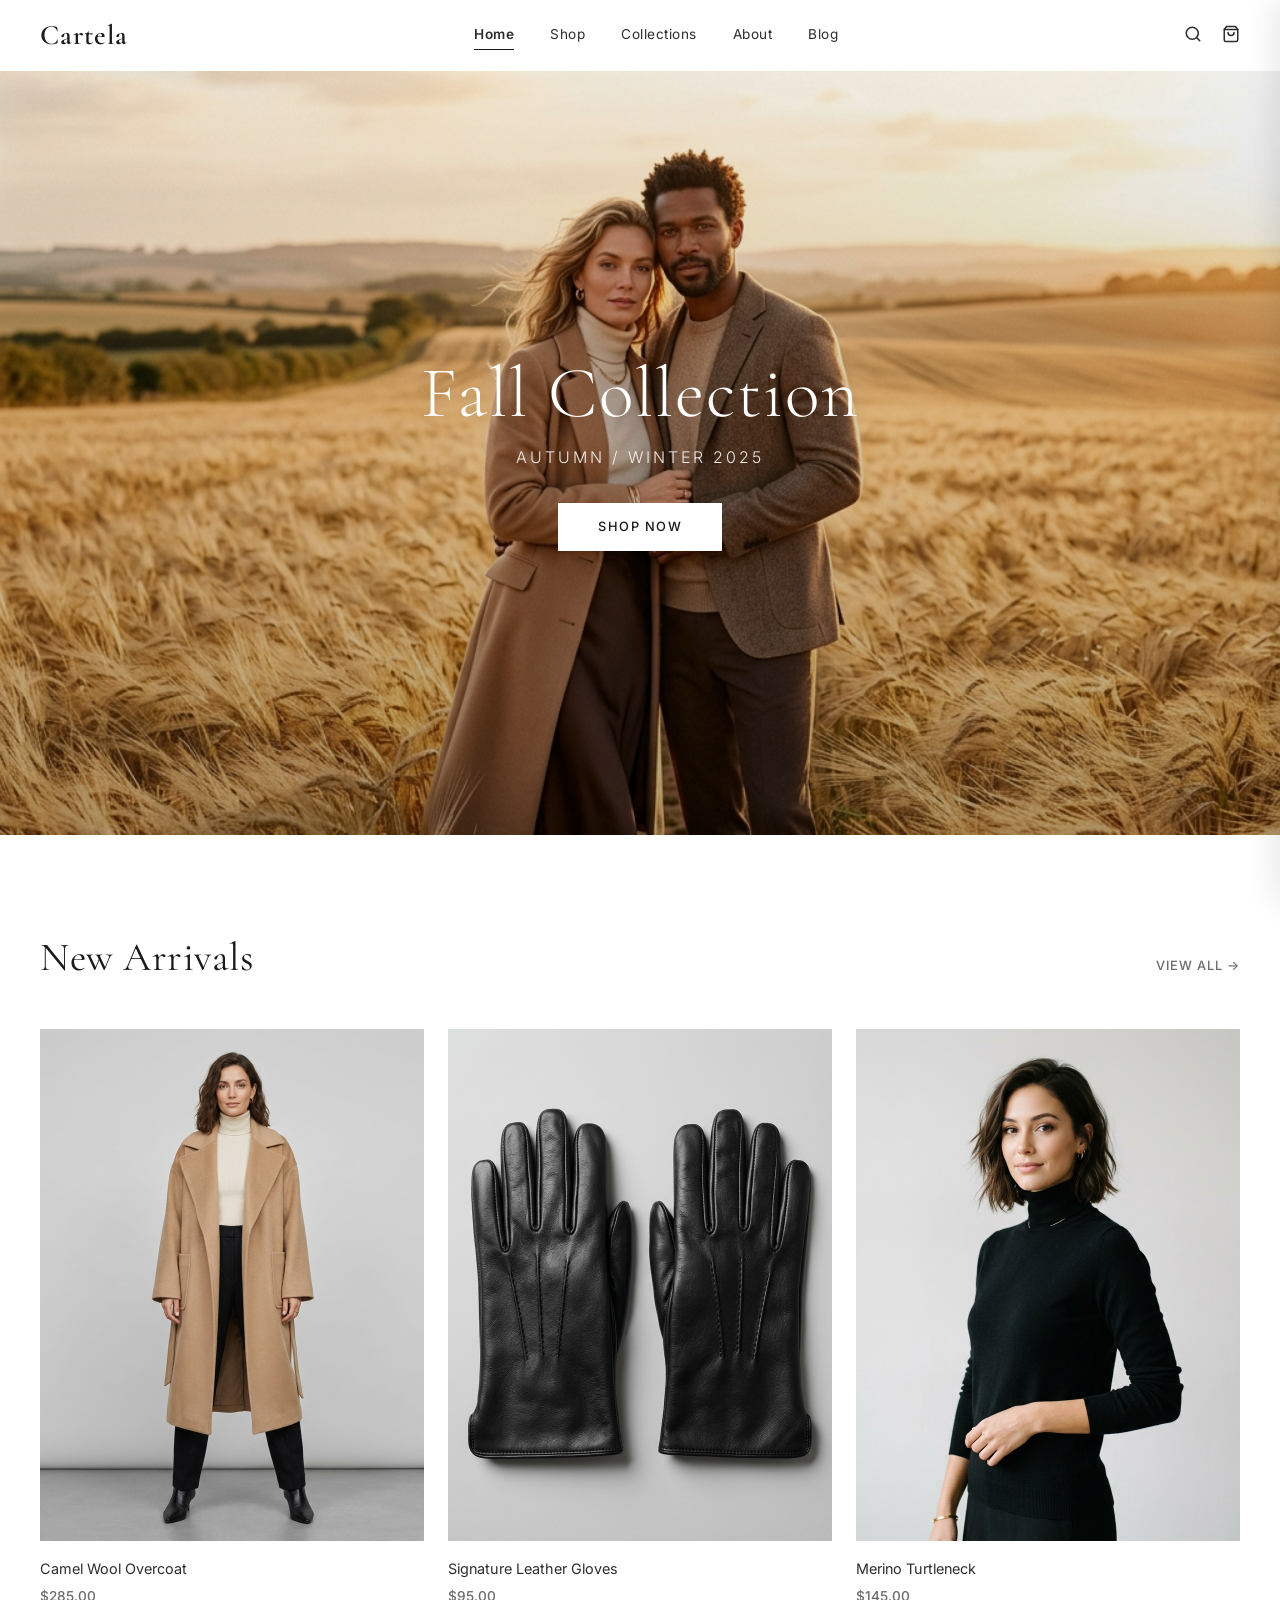
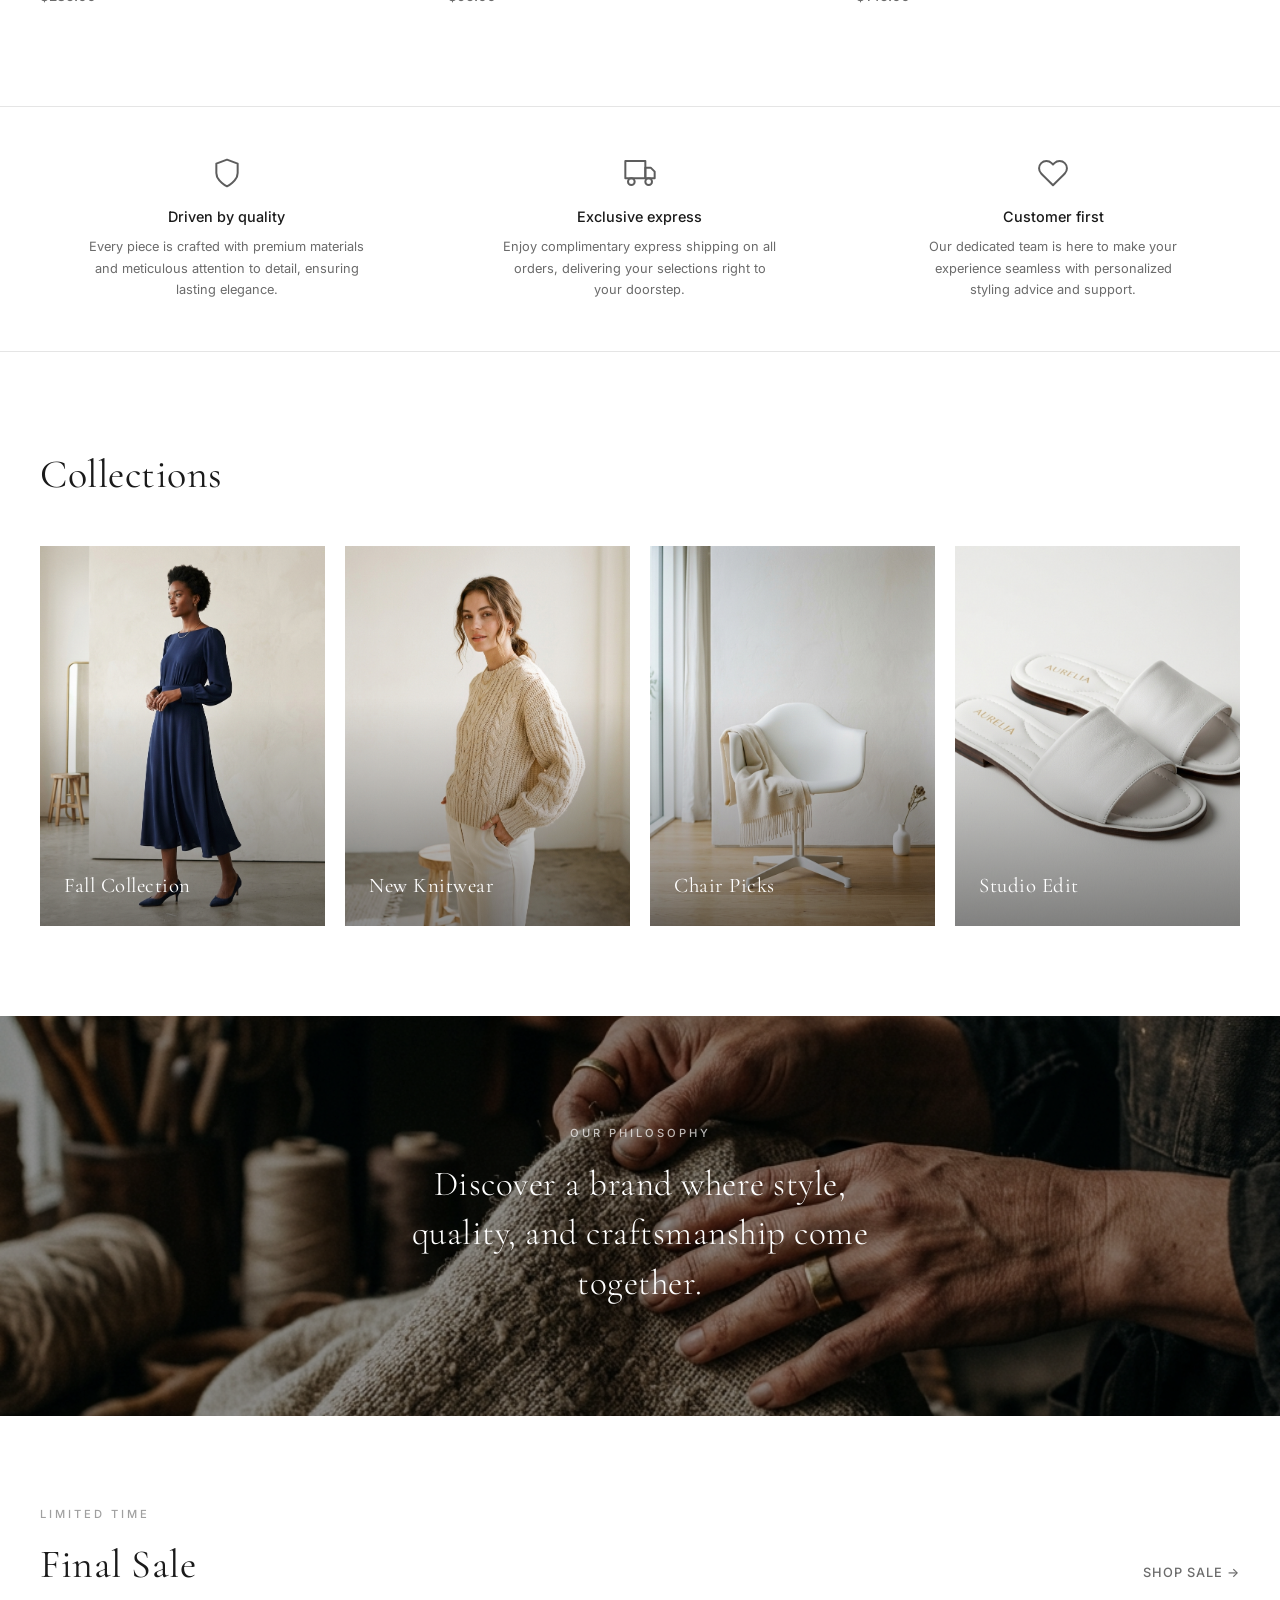
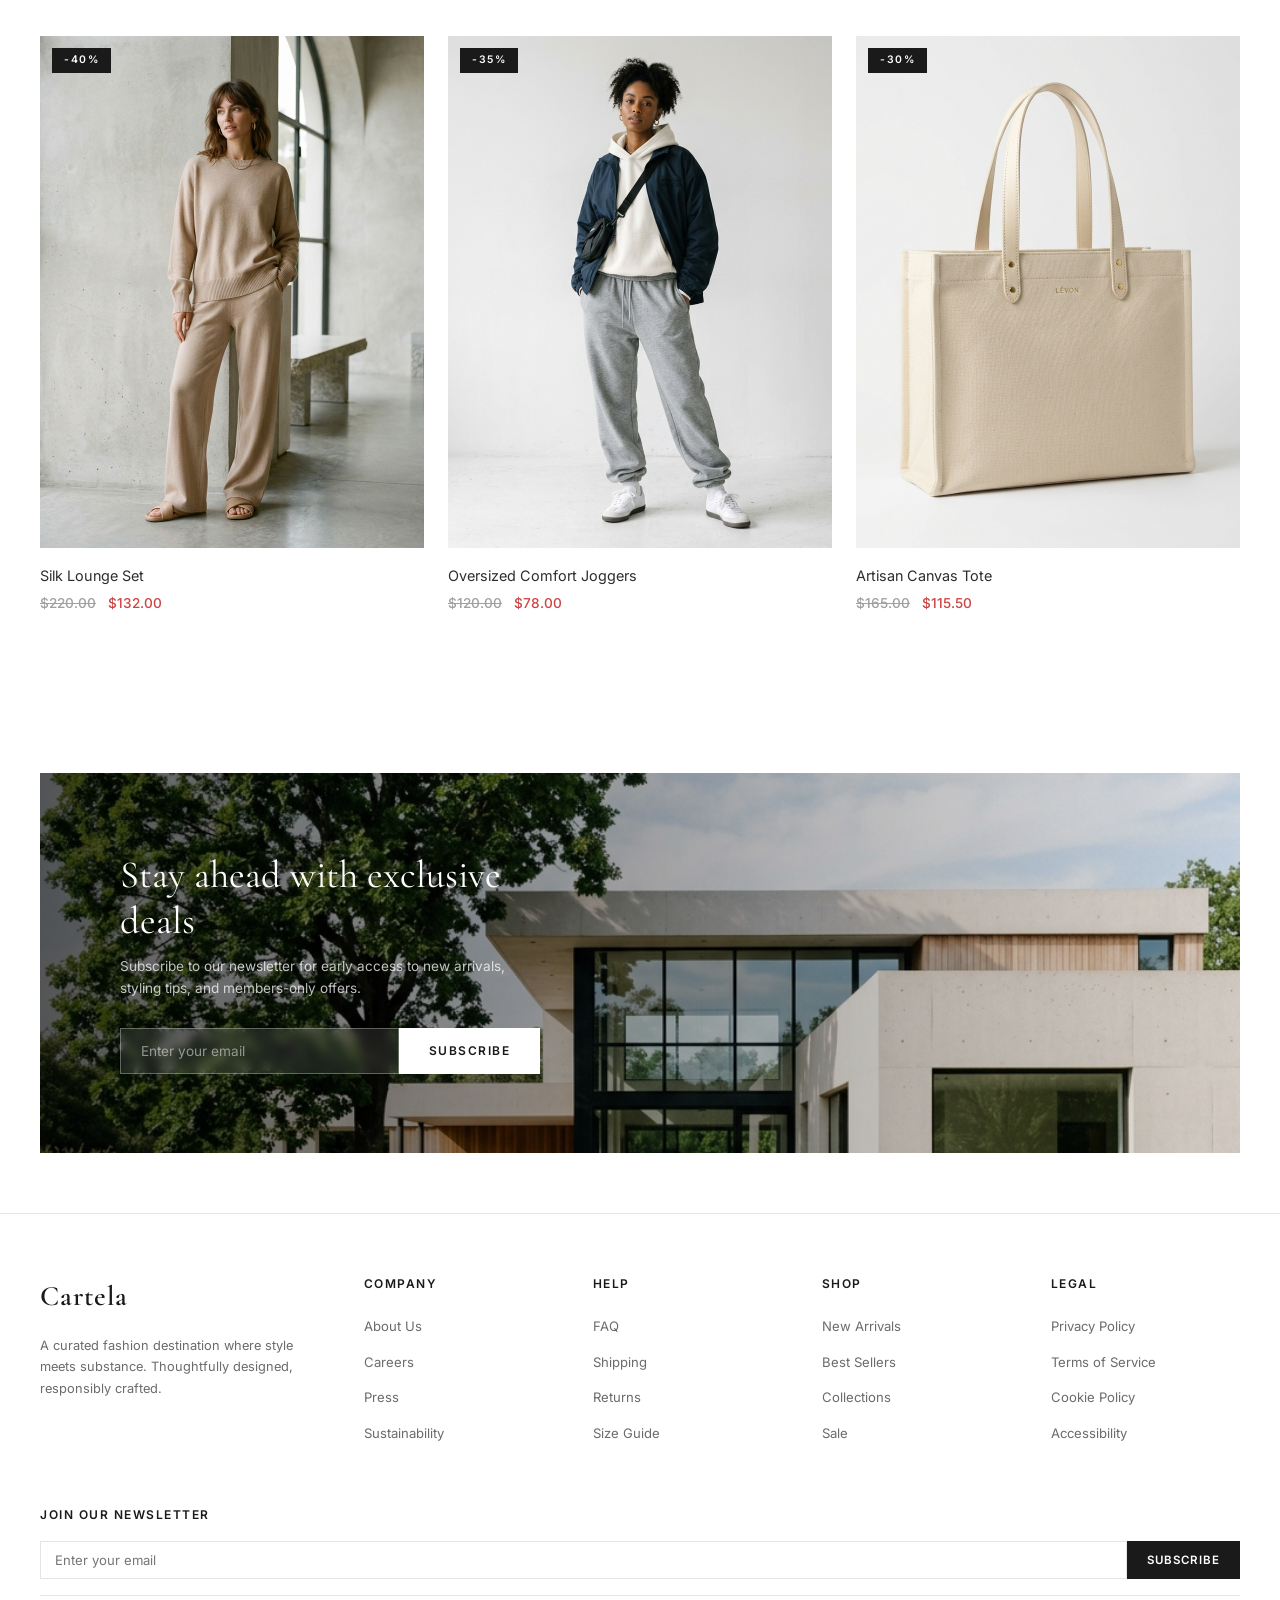
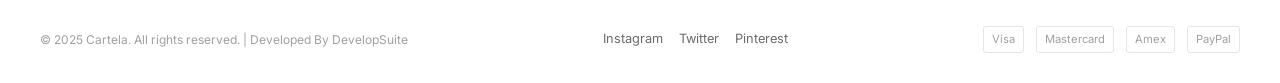
<file: index.html>
<!DOCTYPE html>
<html lang="en">
<head>
  <meta charset="UTF-8" />
  <meta name="viewport" content="width=device-width, initial-scale=1.0" />
  <title>Cartela — Modern Fashion &amp; Lifestyle</title>
  <meta name="description" content="Cartela — Discover curated fashion collections where style, quality, and craftsmanship come together. Shop fall collections, new arrivals, and exclusive deals." />
  <link rel="preconnect" href="https://fonts.googleapis.com" />
  <link rel="preconnect" href="https://fonts.gstatic.com" crossorigin />
  <link href="https://fonts.googleapis.com/css2?family=Cormorant+Garamond:ital,wght@0,300;0,400;0,500;0,600;1,300;1,400&family=Inter:wght@300;400;500;600&display=swap" rel="stylesheet" />
  <link rel="stylesheet" href="style.css" />
</head>
<body>

  <!-- ====== HEADER ====== -->
  <header class="header" id="header">
    <div class="container header-inner">
      <a href="index.html" class="logo">Cartela</a>
      <nav class="nav-links" id="navLinks">
        <a href="index.html" class="active">Home</a>
        <a href="shop.html">Shop</a>
        <a href="#collections">Collections</a>
        <a href="#brandBanner">About</a>
        <a href="#">Blog</a>
      </nav>
      <div class="nav-actions">
        <button aria-label="Search" id="searchBtn">
          <svg width="18" height="18" viewBox="0 0 24 24" fill="none" stroke="currentColor" stroke-width="2" stroke-linecap="round" stroke-linejoin="round"><circle cx="11" cy="11" r="8"/><line x1="21" y1="21" x2="16.65" y2="16.65"/></svg>
        </button>
        <button class="cart-icon" aria-label="Cart" id="cartBtn" onclick="toggleCart()">
          <svg width="18" height="18" viewBox="0 0 24 24" fill="none" stroke="currentColor" stroke-width="2" stroke-linecap="round" stroke-linejoin="round"><path d="M6 2L3 6v14a2 2 0 0 0 2 2h14a2 2 0 0 0 2-2V6l-3-4z"/><line x1="3" y1="6" x2="21" y2="6"/><path d="M16 10a4 4 0 0 1-8 0"/></svg>
          <span class="cart-badge" id="cartCount">0</span>
        </button>
        <button class="mobile-menu-btn" id="mobileMenuBtn" aria-label="Menu">
          <span></span>
          <span></span>
          <span></span>
        </button>
      </div>
    </div>
  </header>

  <!-- ====== CART SIDEBAR ====== -->
  <div class="cart-overlay" id="cartOverlay" onclick="toggleCart()"></div>
  <aside class="cart-sidebar" id="cartSidebar">
    <div class="cart-sidebar-header">
      <h3>Your Cart</h3>
      <button class="cart-close" onclick="toggleCart()" aria-label="Close cart">
        <svg width="20" height="20" viewBox="0 0 24 24" fill="none" stroke="currentColor" stroke-width="2" stroke-linecap="round" stroke-linejoin="round"><line x1="18" y1="6" x2="6" y2="18"/><line x1="6" y1="6" x2="18" y2="18"/></svg>
      </button>
    </div>
    <div class="cart-items" id="cartItems">
      <div class="cart-empty" id="cartEmpty">
        <svg width="48" height="48" viewBox="0 0 24 24" fill="none" stroke="#ccc" stroke-width="1.5"><path d="M6 2L3 6v14a2 2 0 0 0 2 2h14a2 2 0 0 0 2-2V6l-3-4z"/><line x1="3" y1="6" x2="21" y2="6"/><path d="M16 10a4 4 0 0 1-8 0"/></svg>
        <p>Your cart is empty</p>
        <span>Add items to get started</span>
      </div>
    </div>
    <div class="cart-footer" id="cartFooter" style="display:none;">
      <div class="cart-subtotal">
        <span>Subtotal</span>
        <span id="cartSubtotal">$0.00</span>
      </div>
      <div class="cart-shipping-note">Shipping calculated at checkout</div>
      <a href="checkout.html" class="cart-checkout-btn" id="checkoutBtn">Proceed to Checkout</a>
      <button class="cart-continue" onclick="toggleCart()">Continue Shopping</button>
    </div>
  </aside>

  <!-- ====== HERO ====== -->
  <section class="hero" id="hero">
    <img src="images/hero.png" alt="Fall Collection - Couple in wheat field" class="hero-image" />
    <div class="hero-overlay">
      <h1 class="hero-title">Fall Collection</h1>
      <p class="hero-subtitle">Autumn / Winter 2025</p>
      <a href="shop.html" class="hero-btn" id="heroShopBtn">Shop Now</a>
    </div>
  </section>

  <!-- ====== NEW ARRIVALS ====== -->
  <section class="section" id="newArrivals">
    <div class="container animate-on-scroll">
      <div class="section-header">
        <h2 class="section-title">New Arrivals</h2>
        <a href="#" class="section-link">View All →</a>
      </div>
      <div class="products-grid">
        <div class="product-card" id="product1">
          <div class="product-image-wrap">
            <img src="images/product-coat.png" alt="Camel Wool Overcoat" />
            <div class="product-quick-view">Quick View</div>
          </div>
          <div class="product-info">
            <p class="product-name">Camel Wool Overcoat</p>
            <p class="product-price">$285.00</p>
          </div>
        </div>
        <div class="product-card" id="product2">
          <div class="product-image-wrap">
            <img src="images/product-gloves.png" alt="Signature Leather Gloves" />
            <div class="product-quick-view">Quick View</div>
          </div>
          <div class="product-info">
            <p class="product-name">Signature Leather Gloves</p>
            <p class="product-price">$95.00</p>
          </div>
        </div>
        <div class="product-card" id="product3">
          <div class="product-image-wrap">
            <img src="images/product-turtleneck.png" alt="Merino Turtleneck" />
            <div class="product-quick-view">Quick View</div>
          </div>
          <div class="product-info">
            <p class="product-name">Merino Turtleneck</p>
            <p class="product-price">$145.00</p>
          </div>
        </div>
      </div>
    </div>
  </section>

  <!-- ====== FEATURES ====== -->
  <section class="features" id="features">
    <div class="container animate-on-scroll">
      <div class="features-grid">
        <div class="feature-item">
          <div class="feature-icon">
            <svg viewBox="0 0 24 24" fill="none" stroke="currentColor" stroke-width="1.5" stroke-linecap="round" stroke-linejoin="round"><path d="M12 22s8-4 8-10V5l-8-3-8 3v7c0 6 8 10 8 10z"/></svg>
          </div>
          <h3 class="feature-title">Driven by quality</h3>
          <p class="feature-text">Every piece is crafted with premium materials and meticulous attention to detail, ensuring lasting elegance.</p>
        </div>
        <div class="feature-item">
          <div class="feature-icon">
            <svg viewBox="0 0 24 24" fill="none" stroke="currentColor" stroke-width="1.5" stroke-linecap="round" stroke-linejoin="round"><rect x="1" y="3" width="15" height="13"/><polygon points="16 8 20 8 23 11 23 16 16 16 16 8"/><circle cx="5.5" cy="18.5" r="2.5"/><circle cx="18.5" cy="18.5" r="2.5"/></svg>
          </div>
          <h3 class="feature-title">Exclusive express</h3>
          <p class="feature-text">Enjoy complimentary express shipping on all orders, delivering your selections right to your doorstep.</p>
        </div>
        <div class="feature-item">
          <div class="feature-icon">
            <svg viewBox="0 0 24 24" fill="none" stroke="currentColor" stroke-width="1.5" stroke-linecap="round" stroke-linejoin="round"><path d="M20.84 4.61a5.5 5.5 0 0 0-7.78 0L12 5.67l-1.06-1.06a5.5 5.5 0 0 0-7.78 7.78l1.06 1.06L12 21.23l7.78-7.78 1.06-1.06a5.5 5.5 0 0 0 0-7.78z"/></svg>
          </div>
          <h3 class="feature-title">Customer first</h3>
          <p class="feature-text">Our dedicated team is here to make your experience seamless with personalized styling advice and support.</p>
        </div>
      </div>
    </div>
  </section>

  <!-- ====== COLLECTIONS ====== -->
  <section class="section" id="collections">
    <div class="container animate-on-scroll">
      <div class="section-header">
        <h2 class="section-title">Collections</h2>
      </div>
      <div class="collections-grid">
        <div class="collection-card" id="collFall">
          <img src="images/collection-dress.png" alt="Fall Collection" />
          <div class="collection-overlay">
            <span class="collection-name">Fall Collection</span>
          </div>
        </div>
        <div class="collection-card" id="collKnitwear">
          <img src="images/collection-knitwear.png" alt="New Knitwear" />
          <div class="collection-overlay">
            <span class="collection-name">New Knitwear</span>
          </div>
        </div>
        <div class="collection-card" id="collChair">
          <img src="images/collection-chair.png" alt="Chair Picks" />
          <div class="collection-overlay">
            <span class="collection-name">Chair Picks</span>
          </div>
        </div>
        <div class="collection-card" id="collSandals">
          <img src="images/collection-sandals.png" alt="Studio Edit" />
          <div class="collection-overlay">
            <span class="collection-name">Studio Edit</span>
          </div>
        </div>
      </div>
    </div>
  </section>

  <!-- ====== BRAND STORY BANNER ====== -->
  <section class="brand-banner animate-on-scroll" id="brandBanner">
    <img src="images/brand-story.png" alt="Craftsmanship and quality" />
    <div class="brand-banner-overlay">
      <span class="brand-banner-label">Our Philosophy</span>
      <p class="brand-banner-text">Discover a brand where style, quality, and craftsmanship come together.</p>
    </div>
  </section>

  <!-- ====== FINAL SALE ====== -->
  <section class="section sale-section" id="finalSale">
    <div class="container animate-on-scroll">
      <div class="section-label">Limited Time</div>
      <div class="section-header">
        <h2 class="section-title">Final Sale</h2>
        <a href="#" class="section-link">Shop Sale →</a>
      </div>
      <div class="sale-grid">
        <div class="sale-card" id="sale1">
          <div class="sale-image-wrap">
            <img src="images/sale-outfit.png" alt="Silk Lounge Set" />
            <span class="sale-badge">-40%</span>
          </div>
          <div class="sale-info">
            <p class="sale-name">Silk Lounge Set</p>
            <p class="sale-price">
              <span class="original">$220.00</span>
              <span class="current">$132.00</span>
            </p>
          </div>
        </div>
        <div class="sale-card" id="sale2">
          <div class="sale-image-wrap">
            <img src="images/sale-casual.png" alt="Oversized Joggers" />
            <span class="sale-badge">-35%</span>
          </div>
          <div class="sale-info">
            <p class="sale-name">Oversized Comfort Joggers</p>
            <p class="sale-price">
              <span class="original">$120.00</span>
              <span class="current">$78.00</span>
            </p>
          </div>
        </div>
        <div class="sale-card" id="sale3">
          <div class="sale-image-wrap">
            <img src="images/sale-bag.png" alt="Canvas Tote" />
            <span class="sale-badge">-30%</span>
          </div>
          <div class="sale-info">
            <p class="sale-name">Artisan Canvas Tote</p>
            <p class="sale-price">
              <span class="original">$165.00</span>
              <span class="current">$115.50</span>
            </p>
          </div>
        </div>
      </div>
    </div>
  </section>

  <!-- ====== NEWSLETTER ====== -->
  <section class="newsletter animate-on-scroll" id="newsletter">
    <img src="images/newsletter-bg.png" alt="Stay connected" class="newsletter-bg" />
    <div class="newsletter-overlay">
      <h2 class="newsletter-title">Stay ahead with exclusive deals</h2>
      <p class="newsletter-text">Subscribe to our newsletter for early access to new arrivals, styling tips, and members-only offers.</p>
      <form class="newsletter-form" id="newsletterForm">
        <input type="email" class="newsletter-input" placeholder="Enter your email" id="newsletterEmail" required />
        <button type="submit" class="newsletter-btn">Subscribe</button>
      </form>
    </div>
  </section>

  <!-- ====== FOOTER ====== -->
  <footer class="footer" id="footer">
    <div class="container">
      <div class="footer-top">
        <div class="footer-brand">
          <a href="#" class="logo">Cartela</a>
          <p>A curated fashion destination where style meets substance. Thoughtfully designed, responsibly crafted.</p>
        </div>
        <div class="footer-column">
          <h4>Company</h4>
          <ul>
            <li><a href="#">About Us</a></li>
            <li><a href="#">Careers</a></li>
            <li><a href="#">Press</a></li>
            <li><a href="#">Sustainability</a></li>
          </ul>
        </div>
        <div class="footer-column">
          <h4>Help</h4>
          <ul>
            <li><a href="#">FAQ</a></li>
            <li><a href="#">Shipping</a></li>
            <li><a href="#">Returns</a></li>
            <li><a href="#">Size Guide</a></li>
          </ul>
        </div>
        <div class="footer-column">
          <h4>Shop</h4>
          <ul>
            <li><a href="#">New Arrivals</a></li>
            <li><a href="#">Best Sellers</a></li>
            <li><a href="#">Collections</a></li>
            <li><a href="#">Sale</a></li>
          </ul>
        </div>
        <div class="footer-column">
          <h4>Legal</h4>
          <ul>
            <li><a href="#">Privacy Policy</a></li>
            <li><a href="#">Terms of Service</a></li>
            <li><a href="#">Cookie Policy</a></li>
            <li><a href="#">Accessibility</a></li>
          </ul>
        </div>
      </div>

      <div class="footer-newsletter">
        <p class="footer-newsletter-label">Join our newsletter</p>
        <form class="footer-newsletter-form" id="footerNewsletterForm">
          <input type="email" placeholder="Enter your email" id="footerEmail" required />
          <button type="submit">Subscribe</button>
        </form>
      </div>

      <div class="footer-bottom">
        <p>&copy; 2025 Cartela. All rights reserved. | Developed By DevelopSuite</p>
        <div class="footer-social">
          <a href="#" aria-label="Instagram">Instagram</a>
          <a href="#" aria-label="Twitter">Twitter</a>
          <a href="#" aria-label="Pinterest">Pinterest</a>
        </div>
        <div class="footer-payments">
          <span>Visa</span>
          <span>Mastercard</span>
          <span>Amex</span>
          <span>PayPal</span>
        </div>
      </div>
    </div>
  </footer>

  <script src="cart.js"></script>
  <script src="script.js"></script>
</body>
</html>
</file>
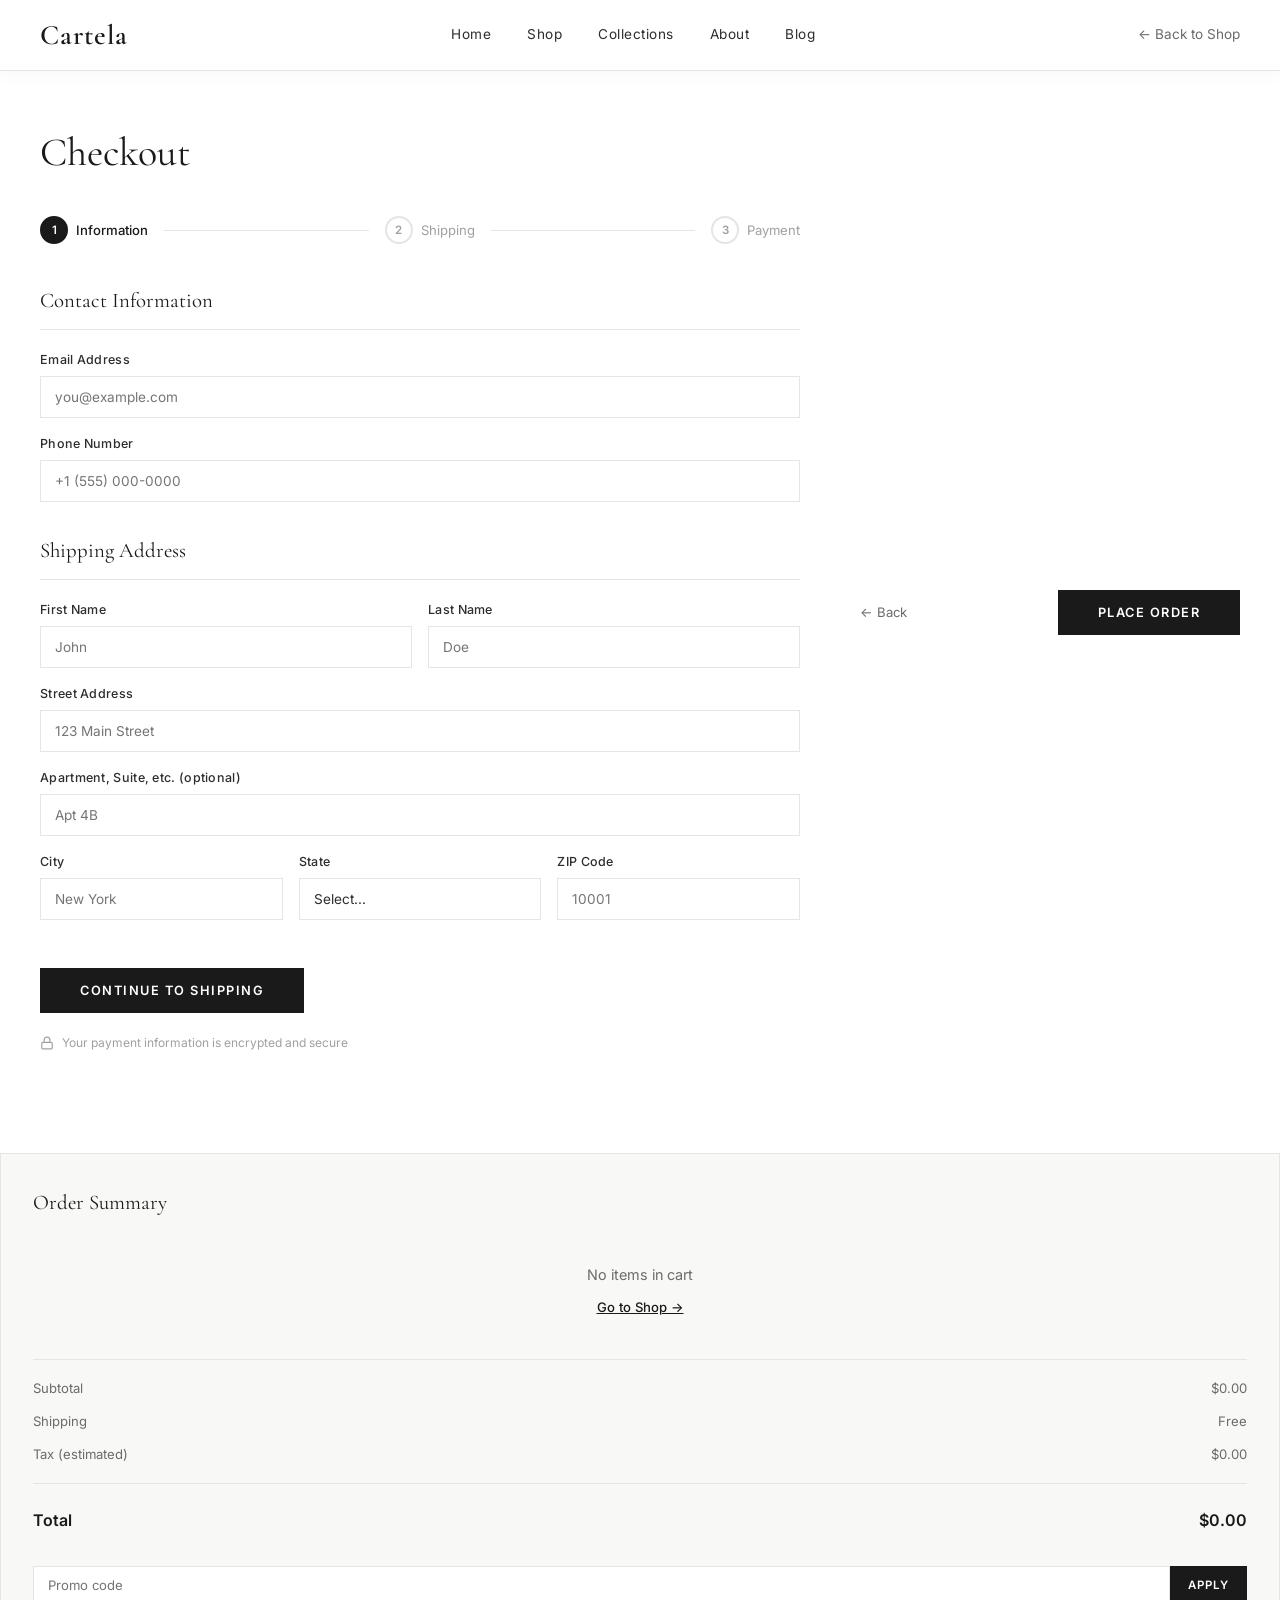
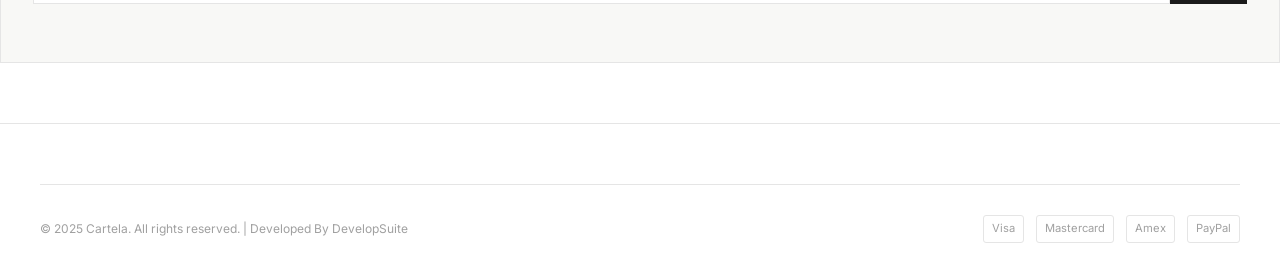
<file: checkout.html>
<!DOCTYPE html>
<html lang="en">
<head>
  <meta charset="UTF-8" />
  <meta name="viewport" content="width=device-width, initial-scale=1.0" />
  <title>Checkout — Cartela</title>
  <meta name="description" content="Complete your Cartela order securely." />
  <link rel="preconnect" href="https://fonts.googleapis.com" />
  <link rel="preconnect" href="https://fonts.gstatic.com" crossorigin />
  <link href="https://fonts.googleapis.com/css2?family=Cormorant+Garamond:ital,wght@0,300;0,400;0,500;0,600;1,300;1,400&family=Inter:wght@300;400;500;600&display=swap" rel="stylesheet" />
  <link rel="stylesheet" href="style.css" />
</head>
<body>

  <!-- ====== HEADER ====== -->
  <header class="header scrolled" id="header">
    <div class="container header-inner">
      <a href="index.html" class="logo">Cartela</a>
      <nav class="nav-links" id="navLinks">
        <a href="index.html">Home</a>
        <a href="shop.html">Shop</a>
        <a href="index.html#collections">Collections</a>
        <a href="index.html#brandBanner">About</a>
        <a href="#">Blog</a>
      </nav>
      <div class="nav-actions">
        <a href="shop.html" style="font-size:0.85rem;color:var(--color-gray);">← Back to Shop</a>
      </div>
    </div>
  </header>

  <!-- ====== CHECKOUT ====== -->
  <main class="checkout-page" style="margin-top: 70px;">
    <div class="container">
      <div class="checkout-layout">

        <!-- Left: Form -->
        <div class="checkout-form-wrap">
          <h1 class="checkout-heading">Checkout</h1>

          <!-- Progress Steps -->
          <div class="checkout-steps">
            <div class="step active" id="step1Indicator">
              <div class="step-number">1</div>
              <span>Information</span>
            </div>
            <div class="step-line"></div>
            <div class="step" id="step2Indicator">
              <div class="step-number">2</div>
              <span>Shipping</span>
            </div>
            <div class="step-line"></div>
            <div class="step" id="step3Indicator">
              <div class="step-number">3</div>
              <span>Payment</span>
            </div>
          </div>

          <!-- Step 1: Contact & Shipping Info -->
          <form id="checkoutForm" onsubmit="return false;">
            <div class="form-step active" id="formStep1">
              <div class="form-section">
                <h3 class="form-section-title">Contact Information</h3>
                <div class="form-group">
                  <label for="email">Email Address</label>
                  <input type="email" id="email" placeholder="you@example.com" required />
                </div>
                <div class="form-group">
                  <label for="phone">Phone Number</label>
                  <input type="tel" id="phone" placeholder="+1 (555) 000-0000" />
                </div>
              </div>

              <div class="form-section">
                <h3 class="form-section-title">Shipping Address</h3>
                <div class="form-row">
                  <div class="form-group">
                    <label for="firstName">First Name</label>
                    <input type="text" id="firstName" placeholder="John" required />
                  </div>
                  <div class="form-group">
                    <label for="lastName">Last Name</label>
                    <input type="text" id="lastName" placeholder="Doe" required />
                  </div>
                </div>
                <div class="form-group">
                  <label for="address">Street Address</label>
                  <input type="text" id="address" placeholder="123 Main Street" required />
                </div>
                <div class="form-group">
                  <label for="apartment">Apartment, Suite, etc. (optional)</label>
                  <input type="text" id="apartment" placeholder="Apt 4B" />
                </div>
                <div class="form-row">
                  <div class="form-group">
                    <label for="city">City</label>
                    <input type="text" id="city" placeholder="New York" required />
                  </div>
                  <div class="form-group">
                    <label for="state">State</label>
                    <select id="state" required>
                      <option value="">Select...</option>
                      <option>New York</option>
                      <option>California</option>
                      <option>Texas</option>
                      <option>Florida</option>
                      <option>Illinois</option>
                      <option>Pennsylvania</option>
                      <option>Ohio</option>
                      <option>Georgia</option>
                      <option>Other</option>
                    </select>
                  </div>
                  <div class="form-group">
                    <label for="zip">ZIP Code</label>
                    <input type="text" id="zip" placeholder="10001" required />
                  </div>
                </div>
              </div>

              <button type="button" class="checkout-next-btn" onclick="goToStep(2)">Continue to Shipping</button>
            </div>

            <!-- Step 2: Shipping Method -->
            <div class="form-step" id="formStep2">
              <div class="form-section">
                <h3 class="form-section-title">Shipping Method</h3>
                <div class="shipping-options">
                  <label class="shipping-option selected">
                    <input type="radio" name="shipping" value="standard" checked onchange="updateShipping()" />
                    <div class="shipping-option-info">
                      <div class="shipping-option-top">
                        <span class="shipping-name">Standard Shipping</span>
                        <span class="shipping-price">Free</span>
                      </div>
                      <span class="shipping-time">5-7 business days</span>
                    </div>
                  </label>
                  <label class="shipping-option">
                    <input type="radio" name="shipping" value="express" onchange="updateShipping()" />
                    <div class="shipping-option-info">
                      <div class="shipping-option-top">
                        <span class="shipping-name">Express Shipping</span>
                        <span class="shipping-price">$12.00</span>
                      </div>
                      <span class="shipping-time">2-3 business days</span>
                    </div>
                  </label>
                  <label class="shipping-option">
                    <input type="radio" name="shipping" value="overnight" onchange="updateShipping()" />
                    <div class="shipping-option-info">
                      <div class="shipping-option-top">
                        <span class="shipping-name">Overnight Shipping</span>
                        <span class="shipping-price">$25.00</span>
                      </div>
                      <span class="shipping-time">Next business day</span>
                    </div>
                  </label>
                </div>
              </div>

              <div class="checkout-btn-row">
                <button type="button" class="checkout-back-btn" onclick="goToStep(1)">← Back</button>
                <button type="button" class="checkout-next-btn" onclick="goToStep(3)">Continue to Payment</button>
              </div>
            </div>

            <!-- Step 3: Payment -->
            <div class="form-step" id="formStep3">
              <div class="form-section">
                <h3 class="form-section-title">Payment Details</h3>

                <div class="payment-methods">
                  <label class="payment-method selected">
                    <input type="radio" name="payMethod" value="card" checked />
                    <svg width="20" height="20" viewBox="0 0 24 24" fill="none" stroke="currentColor" stroke-width="1.5"><rect x="1" y="4" width="22" height="16" rx="2" ry="2"/><line x1="1" y1="10" x2="23" y2="10"/></svg>
                    <span>Credit Card</span>
                  </label>
                  <label class="payment-method">
                    <input type="radio" name="payMethod" value="paypal" />
                    <span>PayPal</span>
                  </label>
                  <label class="payment-method">
                    <input type="radio" name="payMethod" value="applepay" />
                    <span>Apple Pay</span>
                  </label>
                  <label class="payment-method">
                    <input type="radio" name="payMethod" value="cod" />
                    <span>Cash on Delivery</span>
                  </label>
                </div>

                <div id="cardDetailsForm">

                <div class="form-group" style="margin-top: 24px;">
                  <label for="cardName">Name on Card</label>
                  <input type="text" id="cardName" placeholder="John Doe" required />
                </div>
                <div class="form-group">
                  <label for="cardNumber">Card Number</label>
                  <input type="text" id="cardNumber" placeholder="4242 4242 4242 4242" maxlength="19" required oninput="formatCardNumber(this)" />
                </div>
                <div class="form-row">
                  <div class="form-group">
                    <label for="cardExpiry">Expiry Date</label>
                    <input type="text" id="cardExpiry" placeholder="MM / YY" maxlength="7" required oninput="formatExpiry(this)" />
                  </div>
                  <div class="form-group">
                    <label for="cardCvc">CVC</label>
                    <input type="text" id="cardCvc" placeholder="123" maxlength="4" required />
                  </div>
                </div>
              </div>

                  </div>
                </div>

                <div class="secure-note">
                  <svg width="14" height="14" viewBox="0 0 24 24" fill="none" stroke="currentColor" stroke-width="2"><rect x="3" y="11" width="18" height="11" rx="2" ry="2"/><path d="M7 11V7a5 5 0 0 1 10 0v4"/></svg>
                  <span>Your payment information is encrypted and secure</span>
                </div>
              </div>

              <div class="checkout-btn-row">
                <button type="button" class="checkout-back-btn" onclick="goToStep(2)">← Back</button>
                <button type="button" class="checkout-place-btn" onclick="placeOrder()">
                  <span id="placeOrderText">Place Order</span>
                  <div class="btn-spinner" id="placeOrderSpinner" style="display:none;"></div>
                </button>
              </div>
            </div>
          </form>
        </div>

        <!-- Right: Order Summary -->
        <aside class="checkout-summary">
          <h3 class="summary-title">Order Summary</h3>
          <div class="summary-items" id="summaryItems">
            <!-- Populated by JS -->
          </div>
          <div class="summary-divider"></div>
          <div class="summary-row">
            <span>Subtotal</span>
            <span id="summarySubtotal">$0.00</span>
          </div>
          <div class="summary-row">
            <span>Shipping</span>
            <span id="summaryShipping">Free</span>
          </div>
          <div class="summary-row">
            <span>Tax (estimated)</span>
            <span id="summaryTax">$0.00</span>
          </div>
          <div class="summary-divider"></div>
          <div class="summary-row summary-total">
            <span>Total</span>
            <span id="summaryTotal">$0.00</span>
          </div>

          <div class="promo-code">
            <input type="text" placeholder="Promo code" id="promoInput" />
            <button onclick="applyPromo()">Apply</button>
          </div>
          <div class="promo-message" id="promoMessage"></div>
        </aside>
      </div>
    </div>
  </main>

  <!-- ====== FOOTER (minimal) ====== -->
  <footer class="footer" style="margin-top: 60px;">
    <div class="container">
      <div class="footer-bottom" style="border-top: 1px solid var(--color-border); padding-top: 30px;">
        <p>&copy; 2025 Cartela. All rights reserved. | Developed By DevelopSuite</p>
        <div class="footer-payments">
          <span>Visa</span>
          <span>Mastercard</span>
          <span>Amex</span>
          <span>PayPal</span>
        </div>
      </div>
    </div>
  </footer>

  <script src="cart.js"></script>
  <script src="checkout.js"></script>
</body>
</html>
</file>
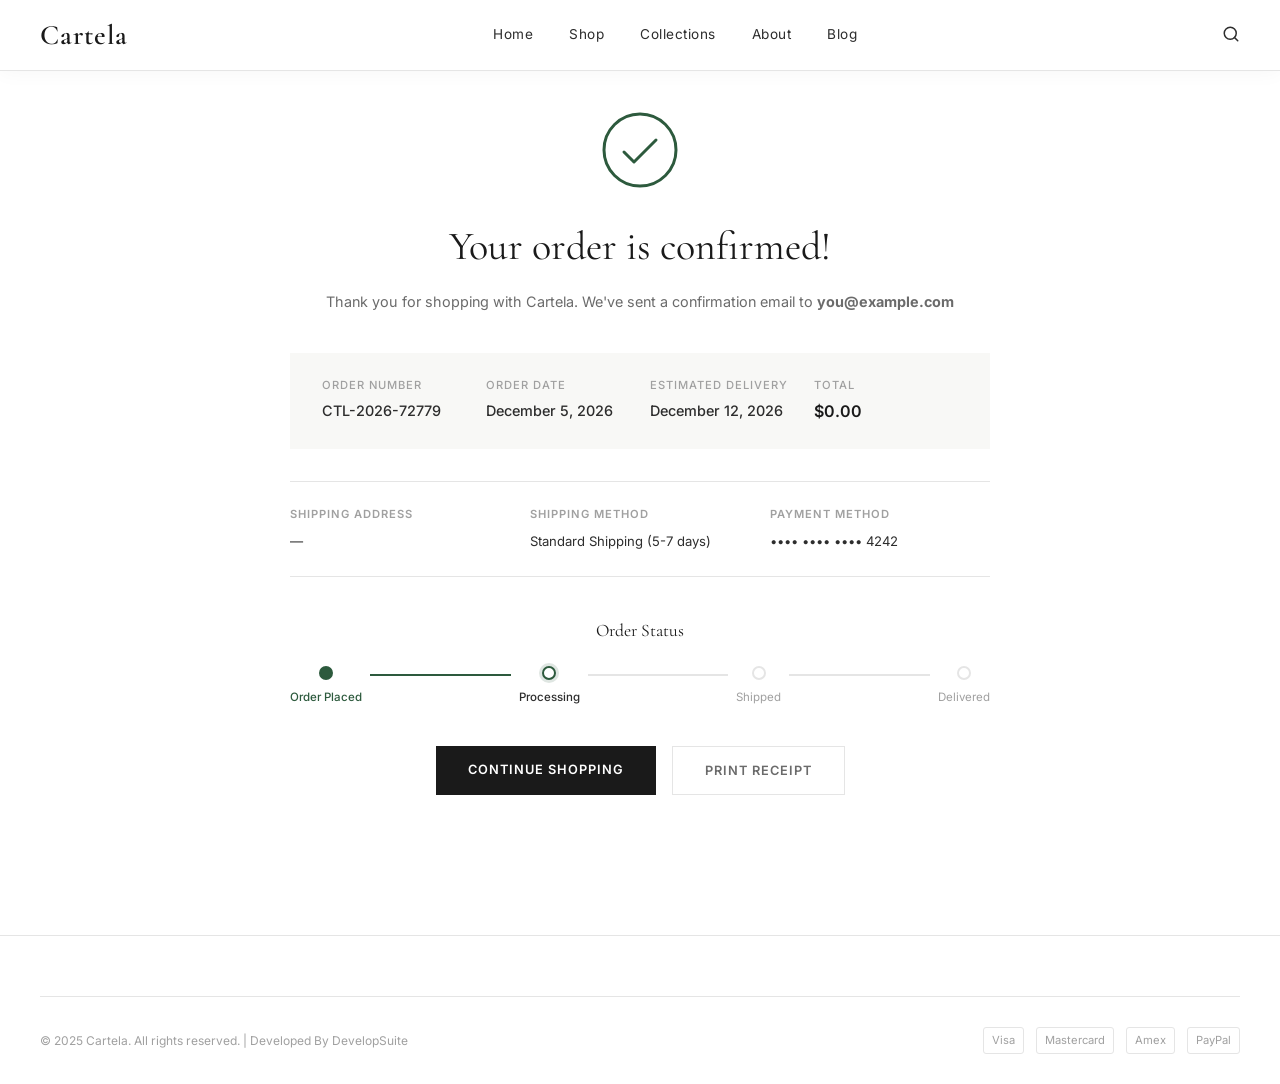
<file: order-confirmation.html>
<!DOCTYPE html>
<html lang="en">
<head>
  <meta charset="UTF-8" />
  <meta name="viewport" content="width=device-width, initial-scale=1.0" />
  <title>Order Confirmed — Cartela</title>
  <meta name="description" content="Your Cartela order has been placed successfully." />
  <link rel="preconnect" href="https://fonts.googleapis.com" />
  <link rel="preconnect" href="https://fonts.gstatic.com" crossorigin />
  <link href="https://fonts.googleapis.com/css2?family=Cormorant+Garamond:ital,wght@0,300;0,400;0,500;0,600;1,300;1,400&family=Inter:wght@300;400;500;600&display=swap" rel="stylesheet" />
  <link rel="stylesheet" href="style.css" />
</head>
<body>

  <!-- ====== HEADER ====== -->
  <header class="header scrolled" id="header">
    <div class="container header-inner">
      <a href="index.html" class="logo">Cartela</a>
      <nav class="nav-links" id="navLinks">
        <a href="index.html">Home</a>
        <a href="shop.html">Shop</a>
        <a href="index.html#collections">Collections</a>
        <a href="index.html#brandBanner">About</a>
        <a href="#">Blog</a>
      </nav>
      <div class="nav-actions">
        <button aria-label="Search">
          <svg width="18" height="18" viewBox="0 0 24 24" fill="none" stroke="currentColor" stroke-width="2" stroke-linecap="round" stroke-linejoin="round"><circle cx="11" cy="11" r="8"/><line x1="21" y1="21" x2="16.65" y2="16.65"/></svg>
        </button>
      </div>
    </div>
  </header>

  <!-- ====== ORDER CONFIRMATION ====== -->
  <main class="confirmation-page" style="margin-top: 70px;">
    <div class="container">
      <div class="confirmation-card">
        <!-- Success Animation -->
        <div class="confirmation-icon">
          <svg class="checkmark-svg" viewBox="0 0 80 80">
            <circle class="checkmark-circle" cx="40" cy="40" r="36" fill="none" stroke="#2d5a3d" stroke-width="3"/>
            <path class="checkmark-check" d="M24 42 L34 52 L56 30" fill="none" stroke="#2d5a3d" stroke-width="3" stroke-linecap="round" stroke-linejoin="round"/>
          </svg>
        </div>

        <h1 class="confirmation-title">Your order is confirmed!</h1>
        <p class="confirmation-subtitle">Thank you for shopping with Cartela. We've sent a confirmation email to <strong id="confirmEmail">you@example.com</strong></p>

        <!-- Order Details -->
        <div class="confirmation-details">
          <div class="confirmation-detail-row">
            <div class="detail-block">
              <span class="detail-label">Order Number</span>
              <span class="detail-value" id="orderNumber">CTL-2025-48291</span>
            </div>
            <div class="detail-block">
              <span class="detail-label">Order Date</span>
              <span class="detail-value" id="orderDate">—</span>
            </div>
            <div class="detail-block">
              <span class="detail-label">Estimated Delivery</span>
              <span class="detail-value" id="deliveryDate">—</span>
            </div>
            <div class="detail-block">
              <span class="detail-label">Total</span>
              <span class="detail-value detail-total" id="orderTotal">$0.00</span>
            </div>
          </div>
        </div>

        <!-- Order Items -->
        <div class="confirmation-items" id="confirmItems">
          <!-- Populated by JS -->
        </div>

        <!-- Shipping Info -->
        <div class="confirmation-shipping">
          <div class="shipping-info-block">
            <h4>Shipping Address</h4>
            <p id="confirmAddress">—</p>
          </div>
          <div class="shipping-info-block">
            <h4>Shipping Method</h4>
            <p id="confirmShippingMethod">Standard Shipping (5-7 days)</p>
          </div>
          <div class="shipping-info-block">
            <h4>Payment Method</h4>
            <p id="confirmPayment">•••• •••• •••• 4242</p>
          </div>
        </div>

        <!-- Track Order Progress -->
        <div class="order-progress">
          <h4>Order Status</h4>
          <div class="progress-track">
            <div class="progress-step completed">
              <div class="progress-dot"></div>
              <span>Order Placed</span>
            </div>
            <div class="progress-line active-line"></div>
            <div class="progress-step active-step">
              <div class="progress-dot"></div>
              <span>Processing</span>
            </div>
            <div class="progress-line"></div>
            <div class="progress-step">
              <div class="progress-dot"></div>
              <span>Shipped</span>
            </div>
            <div class="progress-line"></div>
            <div class="progress-step">
              <div class="progress-dot"></div>
              <span>Delivered</span>
            </div>
          </div>
        </div>

        <!-- Action Buttons -->
        <div class="confirmation-actions">
          <a href="shop.html" class="conf-btn conf-btn-primary">Continue Shopping</a>
          <button class="conf-btn conf-btn-secondary" onclick="window.print()">Print Receipt</button>
        </div>
      </div>
    </div>
  </main>

  <!-- ====== FOOTER ====== -->
  <footer class="footer" style="margin-top: 60px;">
    <div class="container">
      <div class="footer-bottom" style="border-top: 1px solid var(--color-border); padding-top: 30px;">
        <p>&copy; 2025 Cartela. All rights reserved. | Developed By DevelopSuite</p>
        <div class="footer-payments">
          <span>Visa</span>
          <span>Mastercard</span>
          <span>Amex</span>
          <span>PayPal</span>
        </div>
      </div>
    </div>
  </footer>

  <script src="cart.js"></script>
  <script>
    // ===== POPULATE CONFIRMATION PAGE =====
    document.addEventListener('DOMContentLoaded', () => {
      const order = JSON.parse(localStorage.getItem('cartela_order') || '{}');
      const cart = order.items || [];

      // Order number
      const orderNum = 'CTL-' + new Date().getFullYear() + '-' + Math.floor(10000 + Math.random() * 90000);
      document.getElementById('orderNumber').textContent = orderNum;

      // Dates
      const now = new Date();
      document.getElementById('orderDate').textContent = now.toLocaleDateString('en-US', { month: 'long', day: 'numeric', year: 'numeric' });

      const delivery = new Date(now);
      const shippingMethod = order.shipping || 'standard';
      if (shippingMethod === 'overnight') delivery.setDate(delivery.getDate() + 1);
      else if (shippingMethod === 'express') delivery.setDate(delivery.getDate() + 3);
      else delivery.setDate(delivery.getDate() + 7);
      document.getElementById('deliveryDate').textContent = delivery.toLocaleDateString('en-US', { month: 'long', day: 'numeric', year: 'numeric' });

      // Email
      if (order.email) {
        document.getElementById('confirmEmail').textContent = order.email;
      }

      // Total
      document.getElementById('orderTotal').textContent = '$' + (order.total || 0).toFixed(2);

      // Items
      const itemsEl = document.getElementById('confirmItems');
      if (cart.length > 0) {
        itemsEl.innerHTML = cart.map(item => `
          <div class="confirm-item">
            <img src="${item.image}" alt="${item.name}" />
            <div class="confirm-item-info">
              <p class="confirm-item-name">${item.name}</p>
              <p class="confirm-item-qty">Qty: ${item.qty}</p>
            </div>
            <span class="confirm-item-price">$${(item.price * item.qty).toFixed(2)}</span>
          </div>
        `).join('');
      }

      // Address
      if (order.address) {
        document.getElementById('confirmAddress').innerHTML = order.address;
      }

      // Shipping method display
      const methodNames = { standard: 'Standard Shipping (5-7 days)', express: 'Express Shipping (2-3 days)', overnight: 'Overnight Shipping (1 day)' };
      document.getElementById('confirmShippingMethod').textContent = methodNames[shippingMethod] || 'Standard Shipping';

      // Payment
      if (order.paymentMethod === 'cod') {
        document.getElementById('confirmPayment').textContent = 'Cash on Delivery';
      } else if (order.paymentMethod === 'paypal') {
        document.getElementById('confirmPayment').textContent = 'PayPal';
      } else if (order.paymentMethod === 'applepay') {
        document.getElementById('confirmPayment').textContent = 'Apple Pay';
      } else if (order.cardLast4) {
        document.getElementById('confirmPayment').textContent = '•••• •••• •••• ' + order.cardLast4;
      }

      // Clear cart after showing
      localStorage.removeItem('cartela_cart');
    });
  </script>
</body>
</html>
</file>
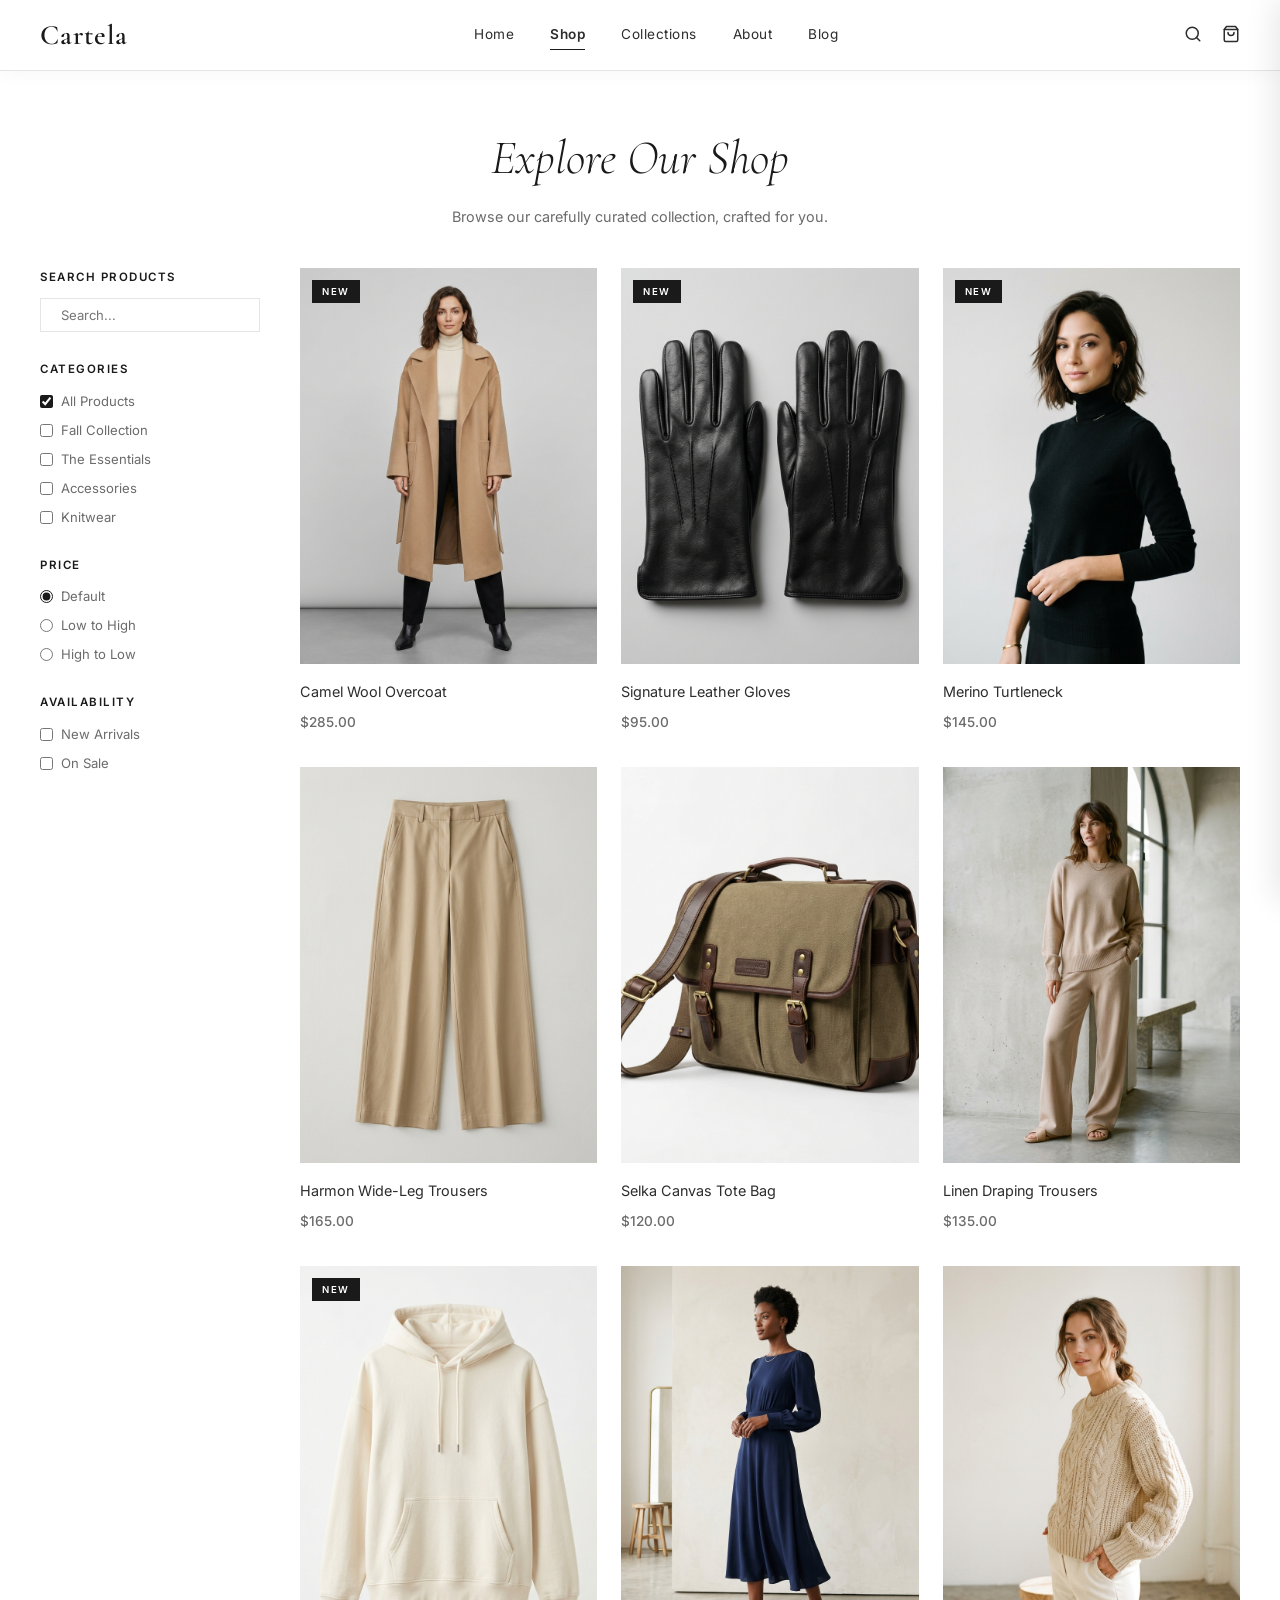
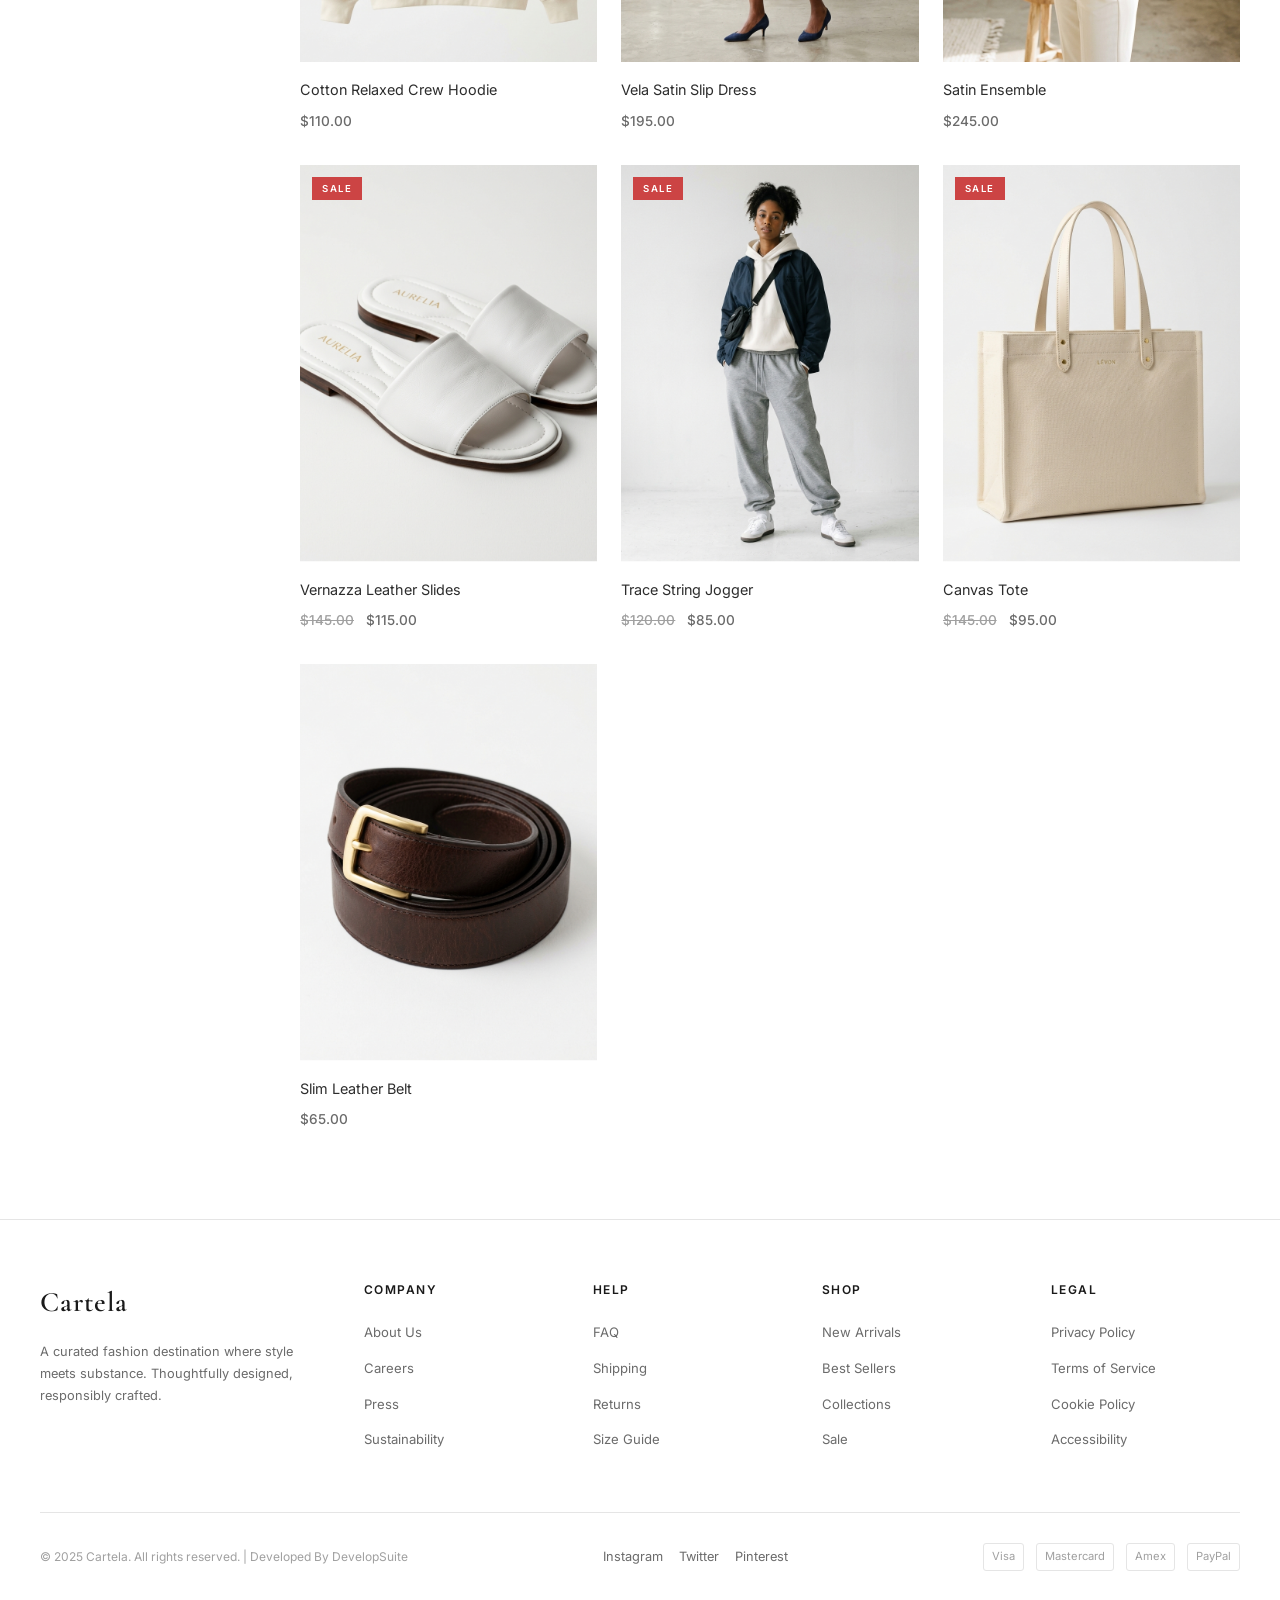
<file: shop.html>
<!DOCTYPE html>
<html lang="en">
<head>
  <meta charset="UTF-8" />
  <meta name="viewport" content="width=device-width, initial-scale=1.0" />
  <title>Shop — Cartela</title>
  <meta name="description" content="Browse our curated collection of fashion essentials. Shop coats, knitwear, accessories, and more." />
  <link rel="preconnect" href="https://fonts.googleapis.com" />
  <link rel="preconnect" href="https://fonts.gstatic.com" crossorigin />
  <link href="https://fonts.googleapis.com/css2?family=Cormorant+Garamond:ital,wght@0,300;0,400;0,500;0,600;1,300;1,400&family=Inter:wght@300;400;500;600&display=swap" rel="stylesheet" />
  <link rel="stylesheet" href="style.css" />
</head>
<body>

  <!-- ====== HEADER ====== -->
  <header class="header scrolled" id="header">
    <div class="container header-inner">
      <a href="index.html" class="logo">Cartela</a>
      <nav class="nav-links" id="navLinks">
        <a href="index.html">Home</a>
        <a href="shop.html" class="active">Shop</a>
        <a href="index.html#collections">Collections</a>
        <a href="index.html#brandBanner">About</a>
        <a href="#">Blog</a>
      </nav>
      <div class="nav-actions">
        <button aria-label="Search" id="searchBtn">
          <svg width="18" height="18" viewBox="0 0 24 24" fill="none" stroke="currentColor" stroke-width="2" stroke-linecap="round" stroke-linejoin="round"><circle cx="11" cy="11" r="8"/><line x1="21" y1="21" x2="16.65" y2="16.65"/></svg>
        </button>
        <button class="cart-icon" aria-label="Cart" id="cartBtn" onclick="toggleCart()">
          <svg width="18" height="18" viewBox="0 0 24 24" fill="none" stroke="currentColor" stroke-width="2" stroke-linecap="round" stroke-linejoin="round"><path d="M6 2L3 6v14a2 2 0 0 0 2 2h14a2 2 0 0 0 2-2V6l-3-4z"/><line x1="3" y1="6" x2="21" y2="6"/><path d="M16 10a4 4 0 0 1-8 0"/></svg>
          <span class="cart-badge" id="cartCount">0</span>
        </button>
        <button class="mobile-menu-btn" id="mobileMenuBtn" aria-label="Menu">
          <span></span><span></span><span></span>
        </button>
      </div>
    </div>
  </header>

  <!-- ====== CART SIDEBAR ====== -->
  <div class="cart-overlay" id="cartOverlay" onclick="toggleCart()"></div>
  <aside class="cart-sidebar" id="cartSidebar">
    <div class="cart-sidebar-header">
      <h3>Your Cart</h3>
      <button class="cart-close" onclick="toggleCart()" aria-label="Close cart">
        <svg width="20" height="20" viewBox="0 0 24 24" fill="none" stroke="currentColor" stroke-width="2" stroke-linecap="round" stroke-linejoin="round"><line x1="18" y1="6" x2="6" y2="18"/><line x1="6" y1="6" x2="18" y2="18"/></svg>
      </button>
    </div>
    <div class="cart-items" id="cartItems">
      <div class="cart-empty" id="cartEmpty">
        <svg width="48" height="48" viewBox="0 0 24 24" fill="none" stroke="#ccc" stroke-width="1.5"><path d="M6 2L3 6v14a2 2 0 0 0 2 2h14a2 2 0 0 0 2-2V6l-3-4z"/><line x1="3" y1="6" x2="21" y2="6"/><path d="M16 10a4 4 0 0 1-8 0"/></svg>
        <p>Your cart is empty</p>
        <span>Add items to get started</span>
      </div>
    </div>
    <div class="cart-footer" id="cartFooter" style="display:none;">
      <div class="cart-subtotal">
        <span>Subtotal</span>
        <span id="cartSubtotal">$0.00</span>
      </div>
      <div class="cart-shipping-note">Shipping calculated at checkout</div>
      <a href="checkout.html" class="cart-checkout-btn" id="checkoutBtn">Proceed to Checkout</a>
      <button class="cart-continue" onclick="toggleCart()">Continue Shopping</button>
    </div>
  </aside>

  <!-- ====== SHOP PAGE ====== -->
  <main class="shop-page" style="margin-top: 70px;">
    <div class="container">
      <div class="shop-hero">
        <h1 class="shop-title">Explore Our Shop</h1>
        <p class="shop-subtitle">Browse our carefully curated collection, crafted for you.</p>
      </div>

      <div class="shop-layout">
        <!-- Sidebar Filters -->
        <aside class="shop-sidebar" id="shopSidebar">
          <div class="filter-group">
            <label class="filter-label">Search Products</label>
            <div class="filter-search">
              <svg width="14" height="14" viewBox="0 0 24 24" fill="none" stroke="#999" stroke-width="2"><circle cx="11" cy="11" r="8"/><line x1="21" y1="21" x2="16.65" y2="16.65"/></svg>
              <input type="text" placeholder="Search..." id="shopSearch" />
            </div>
          </div>

          <div class="filter-group">
            <label class="filter-label">Categories</label>
            <div class="filter-options">
              <label class="filter-checkbox"><input type="checkbox" value="all" checked onchange="filterProducts()" /> <span>All Products</span></label>
              <label class="filter-checkbox"><input type="checkbox" value="fall-collection" onchange="filterProducts()" /> <span>Fall Collection</span></label>
              <label class="filter-checkbox"><input type="checkbox" value="the-essentials" onchange="filterProducts()" /> <span>The Essentials</span></label>
              <label class="filter-checkbox"><input type="checkbox" value="accessories" onchange="filterProducts()" /> <span>Accessories</span></label>
              <label class="filter-checkbox"><input type="checkbox" value="knitwear" onchange="filterProducts()" /> <span>Knitwear</span></label>
            </div>
          </div>

          <div class="filter-group">
            <label class="filter-label">Price</label>
            <div class="filter-options">
              <label class="filter-radio"><input type="radio" name="sort" value="default" checked onchange="sortProducts(this.value)" /> <span>Default</span></label>
              <label class="filter-radio"><input type="radio" name="sort" value="low-high" onchange="sortProducts(this.value)" /> <span>Low to High</span></label>
              <label class="filter-radio"><input type="radio" name="sort" value="high-low" onchange="sortProducts(this.value)" /> <span>High to Low</span></label>
            </div>
          </div>

          <div class="filter-group">
            <label class="filter-label">Availability</label>
            <div class="filter-options">
              <label class="filter-checkbox"><input type="checkbox" value="new" onchange="filterProducts()" /> <span>New Arrivals</span></label>
              <label class="filter-checkbox"><input type="checkbox" value="sale" onchange="filterProducts()" /> <span>On Sale</span></label>
            </div>
          </div>
        </aside>

        <!-- Product Grid -->
        <div class="shop-grid" id="shopGrid">
          <!-- Products injected by JS -->
        </div>
      </div>
    </div>
  </main>

  <!-- ====== FOOTER ====== -->
  <footer class="footer" id="footer">
    <div class="container">
      <div class="footer-top">
        <div class="footer-brand">
          <a href="index.html" class="logo">Cartela</a>
          <p>A curated fashion destination where style meets substance. Thoughtfully designed, responsibly crafted.</p>
        </div>
        <div class="footer-column">
          <h4>Company</h4>
          <ul>
            <li><a href="#">About Us</a></li>
            <li><a href="#">Careers</a></li>
            <li><a href="#">Press</a></li>
            <li><a href="#">Sustainability</a></li>
          </ul>
        </div>
        <div class="footer-column">
          <h4>Help</h4>
          <ul>
            <li><a href="#">FAQ</a></li>
            <li><a href="#">Shipping</a></li>
            <li><a href="#">Returns</a></li>
            <li><a href="#">Size Guide</a></li>
          </ul>
        </div>
        <div class="footer-column">
          <h4>Shop</h4>
          <ul>
            <li><a href="shop.html">New Arrivals</a></li>
            <li><a href="shop.html">Best Sellers</a></li>
            <li><a href="shop.html">Collections</a></li>
            <li><a href="shop.html">Sale</a></li>
          </ul>
        </div>
        <div class="footer-column">
          <h4>Legal</h4>
          <ul>
            <li><a href="#">Privacy Policy</a></li>
            <li><a href="#">Terms of Service</a></li>
            <li><a href="#">Cookie Policy</a></li>
            <li><a href="#">Accessibility</a></li>
          </ul>
        </div>
      </div>
      <div class="footer-bottom">
        <p>&copy; 2025 Cartela. All rights reserved. | Developed By DevelopSuite</p>
        <div class="footer-social">
          <a href="#">Instagram</a>
          <a href="#">Twitter</a>
          <a href="#">Pinterest</a>
        </div>
        <div class="footer-payments">
          <span>Visa</span>
          <span>Mastercard</span>
          <span>Amex</span>
          <span>PayPal</span>
        </div>
      </div>
    </div>
  </footer>

  <script src="cart.js"></script>
  <script src="shop.js"></script>
</body>
</html>
</file>
<file: style.css>
/* ===== RESET & BASE ===== */
*,
*::before,
*::after {
  margin: 0;
  padding: 0;
  box-sizing: border-box;
}

:root {
  --color-black: #1a1a1a;
  --color-dark: #2d2d2d;
  --color-gray: #6b6b6b;
  --color-light-gray: #a0a0a0;
  --color-border: #e5e5e5;
  --color-bg: #ffffff;
  --color-bg-alt: #f8f8f6;
  --color-accent: #3d3d3d;
  --font-heading: 'Cormorant Garamond', 'Georgia', serif;
  --font-body: 'Inter', 'Helvetica Neue', sans-serif;
  --transition-smooth: all 0.4s cubic-bezier(0.25, 0.46, 0.45, 0.94);
  --transition-fast: all 0.2s ease;
}

html {
  scroll-behavior: smooth;
  font-size: 16px;
}

body {
  font-family: var(--font-body);
  color: var(--color-black);
  background: var(--color-bg);
  line-height: 1.6;
  -webkit-font-smoothing: antialiased;
  -moz-osx-font-smoothing: grayscale;
  overflow-x: hidden;
}

a {
  text-decoration: none;
  color: inherit;
  transition: var(--transition-fast);
}

a:hover {
  opacity: 0.7;
}

img {
  display: block;
  max-width: 100%;
  height: auto;
}

button {
  cursor: pointer;
  border: none;
  background: none;
  font-family: var(--font-body);
}

ul, ol {
  list-style: none;
}

/* ===== ANIMATIONS ===== */
@keyframes fadeInUp {
  from {
    opacity: 0;
    transform: translateY(30px);
  }
  to {
    opacity: 1;
    transform: translateY(0);
  }
}

@keyframes fadeIn {
  from { opacity: 0; }
  to { opacity: 1; }
}

@keyframes slideDown {
  from {
    opacity: 0;
    transform: translateY(-10px);
  }
  to {
    opacity: 1;
    transform: translateY(0);
  }
}

.animate-on-scroll {
  opacity: 0;
  transform: translateY(30px);
  transition: opacity 0.8s ease, transform 0.8s ease;
}

.animate-on-scroll.visible {
  opacity: 1;
  transform: translateY(0);
}

/* ===== CONTAINER ===== */
.container {
  max-width: 1320px;
  margin: 0 auto;
  padding: 0 40px;
}

/* ===== HEADER / NAVBAR ===== */
.header {
  position: fixed;
  top: 0;
  left: 0;
  right: 0;
  z-index: 1000;
  background: rgba(255, 255, 255, 0.97);
  backdrop-filter: blur(12px);
  -webkit-backdrop-filter: blur(12px);
  border-bottom: 1px solid transparent;
  transition: var(--transition-smooth);
}

.header.scrolled {
  border-bottom: 1px solid var(--color-border);
  box-shadow: 0 1px 20px rgba(0, 0, 0, 0.04);
}

.header-inner {
  display: flex;
  align-items: center;
  justify-content: space-between;
  height: 70px;
}

.logo {
  font-family: var(--font-heading);
  font-size: 1.75rem;
  font-weight: 600;
  letter-spacing: 1px;
  color: var(--color-black);
}

.nav-links {
  display: flex;
  align-items: center;
  gap: 36px;
}

.nav-links a {
  font-size: 0.85rem;
  font-weight: 400;
  letter-spacing: 0.5px;
  text-transform: capitalize;
  color: var(--color-dark);
  position: relative;
}

.nav-links a::after {
  content: '';
  position: absolute;
  bottom: -4px;
  left: 0;
  width: 0;
  height: 1px;
  background: var(--color-black);
  transition: width 0.3s ease;
}

.nav-links a:hover {
  opacity: 1;
}

.nav-links a:hover::after {
  width: 100%;
}

.nav-actions {
  display: flex;
  align-items: center;
  gap: 20px;
}

.nav-actions button {
  font-size: 0.85rem;
  color: var(--color-dark);
  transition: var(--transition-fast);
}

.nav-actions button:hover {
  color: var(--color-black);
}

.cart-icon {
  position: relative;
}

.cart-badge {
  position: absolute;
  top: -6px;
  right: -8px;
  width: 16px;
  height: 16px;
  border-radius: 50%;
  background: var(--color-black);
  color: white;
  font-size: 0.6rem;
  display: flex;
  align-items: center;
  justify-content: center;
}

/* ===== HERO SECTION ===== */
.hero {
  position: relative;
  width: 100%;
  height: 85vh;
  min-height: 550px;
  max-height: 800px;
  overflow: hidden;
  margin-top: 70px;
}

.hero-image {
  width: 100%;
  height: 100%;
  object-fit: cover;
  object-position: center 30%;
  transition: transform 8s ease;
}

.hero:hover .hero-image {
  transform: scale(1.03);
}

.hero-overlay {
  position: absolute;
  inset: 0;
  background: linear-gradient(
    to bottom,
    rgba(0, 0, 0, 0.05) 0%,
    rgba(0, 0, 0, 0.15) 50%,
    rgba(0, 0, 0, 0.3) 100%
  );
  display: flex;
  flex-direction: column;
  align-items: center;
  justify-content: center;
  text-align: center;
}

.hero-title {
  font-family: var(--font-heading);
  font-size: 4.5rem;
  font-weight: 300;
  color: white;
  letter-spacing: 2px;
  line-height: 1.1;
  animation: fadeInUp 1s ease 0.3s both;
  text-shadow: 0 2px 20px rgba(0, 0, 0, 0.15);
}

.hero-subtitle {
  font-size: 1rem;
  font-weight: 300;
  color: rgba(255, 255, 255, 0.9);
  margin-top: 12px;
  letter-spacing: 3px;
  text-transform: uppercase;
  animation: fadeInUp 1s ease 0.5s both;
}

.hero-btn {
  margin-top: 32px;
  padding: 14px 40px;
  background: white;
  color: var(--color-black);
  font-size: 0.8rem;
  font-weight: 500;
  letter-spacing: 1.5px;
  text-transform: uppercase;
  border: none;
  cursor: pointer;
  transition: var(--transition-smooth);
  animation: fadeInUp 1s ease 0.7s both;
}

.hero-btn:hover {
  background: var(--color-black);
  color: white;
  transform: translateY(-2px);
  box-shadow: 0 8px 25px rgba(0, 0, 0, 0.2);
}

/* ===== SECTION SHARED ===== */
.section {
  padding: 90px 0;
}

.section-header {
  display: flex;
  align-items: baseline;
  justify-content: space-between;
  margin-bottom: 40px;
}

.section-title {
  font-family: var(--font-heading);
  font-size: 2.5rem;
  font-weight: 400;
  color: var(--color-black);
  letter-spacing: 0.5px;
}

.section-link {
  font-size: 0.8rem;
  font-weight: 500;
  letter-spacing: 1px;
  text-transform: uppercase;
  color: var(--color-gray);
  display: flex;
  align-items: center;
  gap: 6px;
  transition: var(--transition-fast);
}

.section-link:hover {
  color: var(--color-black);
  opacity: 1;
  gap: 10px;
}

.section-label {
  font-size: 0.7rem;
  font-weight: 500;
  letter-spacing: 3px;
  text-transform: uppercase;
  color: var(--color-light-gray);
  margin-bottom: 8px;
}

/* ===== NEW ARRIVALS ===== */
.products-grid {
  display: grid;
  grid-template-columns: repeat(3, 1fr);
  gap: 24px;
}

.product-card {
  position: relative;
  cursor: pointer;
  overflow: hidden;
}

.product-image-wrap {
  position: relative;
  overflow: hidden;
  background: var(--color-bg-alt);
  aspect-ratio: 3/4;
}

.product-image-wrap img {
  width: 100%;
  height: 100%;
  object-fit: cover;
  transition: transform 0.6s cubic-bezier(0.25, 0.46, 0.45, 0.94);
}

.product-card:hover .product-image-wrap img {
  transform: scale(1.05);
}

.product-quick-view {
  position: absolute;
  bottom: 0;
  left: 0;
  right: 0;
  padding: 14px;
  background: rgba(255, 255, 255, 0.95);
  backdrop-filter: blur(5px);
  text-align: center;
  font-size: 0.75rem;
  font-weight: 500;
  letter-spacing: 2px;
  text-transform: uppercase;
  transform: translateY(100%);
  transition: transform 0.4s ease;
}

.product-card:hover .product-quick-view {
  transform: translateY(0);
}

.product-info {
  padding: 16px 0 8px;
}

.product-name {
  font-size: 0.9rem;
  font-weight: 400;
  color: var(--color-dark);
  margin-bottom: 6px;
}

.product-price {
  font-size: 0.85rem;
  font-weight: 500;
  color: var(--color-gray);
}

.product-price .original-price {
  text-decoration: line-through;
  color: var(--color-light-gray);
  margin-right: 8px;
}

/* ===== FEATURES ===== */
.features {
  border-top: 1px solid var(--color-border);
  border-bottom: 1px solid var(--color-border);
  padding: 50px 0;
}

.features-grid {
  display: grid;
  grid-template-columns: repeat(3, 1fr);
  gap: 40px;
  text-align: center;
}

.feature-item {
  padding: 0 20px;
}

.feature-icon {
  width: 32px;
  height: 32px;
  margin: 0 auto 16px;
  opacity: 0.7;
}

.feature-title {
  font-size: 0.9rem;
  font-weight: 500;
  margin-bottom: 8px;
  color: var(--color-black);
}

.feature-text {
  font-size: 0.8rem;
  color: var(--color-gray);
  line-height: 1.7;
  max-width: 280px;
  margin: 0 auto;
}

/* ===== COLLECTIONS ===== */
.collections-grid {
  display: grid;
  grid-template-columns: repeat(4, 1fr);
  gap: 20px;
}

.collection-card {
  position: relative;
  overflow: hidden;
  cursor: pointer;
  aspect-ratio: 3/4;
}

.collection-card img {
  width: 100%;
  height: 100%;
  object-fit: cover;
  transition: transform 0.7s cubic-bezier(0.25, 0.46, 0.45, 0.94);
}

.collection-card:hover img {
  transform: scale(1.06);
}

.collection-overlay {
  position: absolute;
  inset: 0;
  background: linear-gradient(
    to top,
    rgba(0, 0, 0, 0.45) 0%,
    rgba(0, 0, 0, 0) 60%
  );
  display: flex;
  align-items: flex-end;
  padding: 24px;
  transition: var(--transition-smooth);
}

.collection-card:hover .collection-overlay {
  background: linear-gradient(
    to top,
    rgba(0, 0, 0, 0.55) 0%,
    rgba(0, 0, 0, 0.05) 60%
  );
}

.collection-name {
  font-family: var(--font-heading);
  font-size: 1.3rem;
  font-weight: 400;
  color: white;
  letter-spacing: 0.5px;
}

/* ===== BRAND STORY BANNER ===== */
.brand-banner {
  position: relative;
  height: 400px;
  overflow: hidden;
  margin: 0;
}

.brand-banner img {
  width: 100%;
  height: 100%;
  object-fit: cover;
  transition: transform 6s ease;
}

.brand-banner:hover img {
  transform: scale(1.03);
}

.brand-banner-overlay {
  position: absolute;
  inset: 0;
  background: rgba(0, 0, 0, 0.4);
  display: flex;
  flex-direction: column;
  align-items: center;
  justify-content: center;
  text-align: center;
  padding: 40px;
}

.brand-banner-label {
  font-size: 0.7rem;
  font-weight: 500;
  letter-spacing: 3px;
  text-transform: uppercase;
  color: rgba(255, 255, 255, 0.7);
  margin-bottom: 16px;
}

.brand-banner-text {
  font-family: var(--font-heading);
  font-size: 2.2rem;
  font-weight: 300;
  color: white;
  line-height: 1.4;
  max-width: 500px;
  letter-spacing: 0.5px;
}

/* ===== FINAL SALE ===== */
.sale-section {
  background: var(--color-bg);
}

.sale-grid {
  display: grid;
  grid-template-columns: repeat(3, 1fr);
  gap: 24px;
}

.sale-card {
  position: relative;
  cursor: pointer;
  overflow: hidden;
}

.sale-image-wrap {
  position: relative;
  overflow: hidden;
  background: var(--color-bg-alt);
  aspect-ratio: 3/4;
}

.sale-image-wrap img {
  width: 100%;
  height: 100%;
  object-fit: cover;
  transition: transform 0.6s cubic-bezier(0.25, 0.46, 0.45, 0.94);
}

.sale-card:hover .sale-image-wrap img {
  transform: scale(1.05);
}

.sale-badge {
  position: absolute;
  top: 12px;
  left: 12px;
  padding: 4px 12px;
  background: var(--color-black);
  color: white;
  font-size: 0.65rem;
  font-weight: 600;
  letter-spacing: 1.5px;
  text-transform: uppercase;
}

.sale-info {
  padding: 16px 0 8px;
}

.sale-name {
  font-size: 0.9rem;
  font-weight: 400;
  color: var(--color-dark);
  margin-bottom: 6px;
}

.sale-price {
  font-size: 0.85rem;
  font-weight: 500;
  color: var(--color-gray);
}

.sale-price .original {
  text-decoration: line-through;
  color: var(--color-light-gray);
  margin-right: 8px;
}

.sale-price .current {
  color: #c44;
}

/* ===== NEWSLETTER ===== */
.newsletter {
  position: relative;
  overflow: hidden;
  margin: 60px 40px;
  border-radius: 0;
}

.newsletter-bg {
  width: 100%;
  height: 380px;
  object-fit: cover;
}

.newsletter-overlay {
  position: absolute;
  inset: 0;
  background: linear-gradient(
    to right,
    rgba(0, 0, 0, 0.65) 0%,
    rgba(0, 0, 0, 0.3) 60%,
    rgba(0, 0, 0, 0.1) 100%
  );
  display: flex;
  flex-direction: column;
  justify-content: center;
  padding: 60px 80px;
}

.newsletter-title {
  font-family: var(--font-heading);
  font-size: 2.4rem;
  font-weight: 400;
  color: white;
  margin-bottom: 12px;
  max-width: 450px;
  line-height: 1.2;
}

.newsletter-text {
  font-size: 0.85rem;
  color: rgba(255, 255, 255, 0.75);
  margin-bottom: 28px;
  max-width: 400px;
  line-height: 1.6;
}

.newsletter-form {
  display: flex;
  gap: 0;
  max-width: 420px;
}

.newsletter-input {
  flex: 1;
  padding: 14px 20px;
  border: 1px solid rgba(255, 255, 255, 0.3);
  background: rgba(255, 255, 255, 0.1);
  color: white;
  font-family: var(--font-body);
  font-size: 0.85rem;
  outline: none;
  transition: var(--transition-fast);
  backdrop-filter: blur(5px);
}

.newsletter-input::placeholder {
  color: rgba(255, 255, 255, 0.5);
}

.newsletter-input:focus {
  border-color: rgba(255, 255, 255, 0.6);
  background: rgba(255, 255, 255, 0.15);
}

.newsletter-btn {
  padding: 14px 30px;
  background: white;
  color: var(--color-black);
  font-size: 0.75rem;
  font-weight: 600;
  letter-spacing: 1.5px;
  text-transform: uppercase;
  border: none;
  cursor: pointer;
  transition: var(--transition-smooth);
}

.newsletter-btn:hover {
  background: var(--color-black);
  color: white;
}

/* ===== FOOTER ===== */
.footer {
  background: var(--color-bg);
  border-top: 1px solid var(--color-border);
  padding: 60px 0 30px;
}

.footer-top {
  display: grid;
  grid-template-columns: 1.5fr repeat(4, 1fr);
  gap: 40px;
  margin-bottom: 50px;
}

.footer-brand .logo {
  margin-bottom: 16px;
  display: inline-block;
}

.footer-brand p {
  font-size: 0.8rem;
  color: var(--color-gray);
  line-height: 1.7;
  max-width: 260px;
}

.footer-column h4 {
  font-size: 0.75rem;
  font-weight: 600;
  letter-spacing: 1.5px;
  text-transform: uppercase;
  color: var(--color-black);
  margin-bottom: 20px;
}

.footer-column ul li {
  margin-bottom: 10px;
}

.footer-column ul li a {
  font-size: 0.82rem;
  color: var(--color-gray);
  transition: var(--transition-fast);
}

.footer-column ul li a:hover {
  color: var(--color-black);
  opacity: 1;
}

.footer-newsletter {
  margin-bottom: 16px;
}

.footer-newsletter-label {
  font-size: 0.75rem;
  font-weight: 600;
  letter-spacing: 1.5px;
  text-transform: uppercase;
  color: var(--color-black);
  margin-bottom: 16px;
}

.footer-newsletter-form {
  display: flex;
  gap: 0;
}

.footer-newsletter-form input {
  flex: 1;
  padding: 10px 14px;
  border: 1px solid var(--color-border);
  font-family: var(--font-body);
  font-size: 0.82rem;
  outline: none;
  transition: var(--transition-fast);
}

.footer-newsletter-form input:focus {
  border-color: var(--color-black);
}

.footer-newsletter-form button {
  padding: 10px 20px;
  background: var(--color-black);
  color: white;
  font-size: 0.72rem;
  font-weight: 600;
  letter-spacing: 1px;
  text-transform: uppercase;
  border: none;
  cursor: pointer;
  transition: var(--transition-smooth);
}

.footer-newsletter-form button:hover {
  background: var(--color-dark);
}

.footer-bottom {
  display: flex;
  align-items: center;
  justify-content: space-between;
  padding-top: 30px;
  border-top: 1px solid var(--color-border);
}

.footer-bottom p {
  font-size: 0.75rem;
  color: var(--color-light-gray);
}

.footer-social {
  display: flex;
  gap: 16px;
}

.footer-social a {
  font-size: 0.8rem;
  color: var(--color-gray);
}

.footer-social a:hover {
  color: var(--color-black);
  opacity: 1;
}

.footer-payments {
  display: flex;
  gap: 12px;
  align-items: center;
}

.footer-payments span {
  font-size: 0.7rem;
  color: var(--color-light-gray);
  padding: 4px 8px;
  border: 1px solid var(--color-border);
  border-radius: 3px;
}

/* ===== MOBILE MENU ===== */
.mobile-menu-btn {
  display: none;
  flex-direction: column;
  gap: 5px;
  padding: 4px;
  cursor: pointer;
}

.mobile-menu-btn span {
  display: block;
  width: 22px;
  height: 1.5px;
  background: var(--color-black);
  transition: var(--transition-fast);
}

/* ===== RESPONSIVE ===== */
@media (max-width: 1024px) {
  .container {
    padding: 0 30px;
  }

  .hero-title {
    font-size: 3.5rem;
  }

  .collections-grid {
    grid-template-columns: repeat(2, 1fr);
  }

  .footer-top {
    grid-template-columns: repeat(3, 1fr);
  }
}

@media (max-width: 768px) {
  .container {
    padding: 0 20px;
  }

  .nav-links {
    display: none;
  }

  .mobile-menu-btn {
    display: flex;
  }

  .hero {
    height: 60vh;
    min-height: 400px;
  }

  .hero-title {
    font-size: 2.5rem;
  }

  .hero-subtitle {
    font-size: 0.8rem;
  }

  .section {
    padding: 60px 0;
  }

  .section-title {
    font-size: 2rem;
  }

  .products-grid {
    grid-template-columns: repeat(2, 1fr);
    gap: 16px;
  }

  .features-grid {
    grid-template-columns: 1fr;
    gap: 30px;
  }

  .collections-grid {
    grid-template-columns: repeat(2, 1fr);
    gap: 12px;
  }

  .sale-grid {
    grid-template-columns: repeat(2, 1fr);
    gap: 16px;
  }

  .brand-banner {
    height: 300px;
  }

  .brand-banner-text {
    font-size: 1.6rem;
  }

  .newsletter {
    margin: 40px 20px;
  }

  .newsletter-overlay {
    padding: 40px;
  }

  .newsletter-title {
    font-size: 1.8rem;
  }

  .newsletter-form {
    flex-direction: column;
    gap: 10px;
  }

  .footer-top {
    grid-template-columns: 1fr 1fr;
    gap: 30px;
  }

  .footer-bottom {
    flex-direction: column;
    gap: 20px;
    text-align: center;
  }
}

@media (max-width: 480px) {
  .products-grid {
    grid-template-columns: 1fr;
  }

  .collections-grid {
    grid-template-columns: 1fr;
  }

  .sale-grid {
    grid-template-columns: 1fr;
  }

  .footer-top {
    grid-template-columns: 1fr;
  }

  .hero-title {
    font-size: 2rem;
  }
}

/* ============================================================
   CART SIDEBAR
   ============================================================ */
.cart-overlay {
  position: fixed;
  inset: 0;
  background: rgba(0, 0, 0, 0.4);
  z-index: 2000;
  opacity: 0;
  visibility: hidden;
  transition: opacity 0.3s ease, visibility 0.3s ease;
}

.cart-overlay.open {
  opacity: 1;
  visibility: visible;
}

.cart-sidebar {
  position: fixed;
  top: 0;
  right: 0;
  width: 420px;
  max-width: 90vw;
  height: 100vh;
  background: white;
  z-index: 2001;
  display: flex;
  flex-direction: column;
  transform: translateX(100%);
  transition: transform 0.4s cubic-bezier(0.25, 0.46, 0.45, 0.94);
  box-shadow: -4px 0 30px rgba(0, 0, 0, 0.1);
}

.cart-sidebar.open {
  transform: translateX(0);
}

.cart-sidebar-header {
  display: flex;
  align-items: center;
  justify-content: space-between;
  padding: 24px 28px;
  border-bottom: 1px solid var(--color-border);
}

.cart-sidebar-header h3 {
  font-family: var(--font-heading);
  font-size: 1.4rem;
  font-weight: 400;
}

.cart-close {
  padding: 4px;
  color: var(--color-gray);
  transition: var(--transition-fast);
}

.cart-close:hover {
  color: var(--color-black);
}

.cart-items {
  flex: 1;
  overflow-y: auto;
  padding: 20px 28px;
}

.cart-empty {
  display: flex;
  flex-direction: column;
  align-items: center;
  justify-content: center;
  height: 100%;
  gap: 12px;
  text-align: center;
}

.cart-empty p {
  font-size: 1rem;
  font-weight: 500;
  color: var(--color-dark);
}

.cart-empty span {
  font-size: 0.82rem;
  color: var(--color-light-gray);
}

.cart-item {
  display: flex;
  gap: 16px;
  padding: 16px 0;
  border-bottom: 1px solid var(--color-border);
  position: relative;
  animation: fadeInUp 0.3s ease both;
}

.cart-item-img {
  width: 72px;
  height: 90px;
  object-fit: cover;
  background: var(--color-bg-alt);
  flex-shrink: 0;
}

.cart-item-info {
  flex: 1;
  display: flex;
  flex-direction: column;
  justify-content: center;
  gap: 6px;
}

.cart-item-name {
  font-size: 0.85rem;
  font-weight: 500;
  color: var(--color-dark);
}

.cart-item-price {
  font-size: 0.82rem;
  color: var(--color-gray);
}

.cart-item-qty {
  display: flex;
  align-items: center;
  gap: 12px;
  margin-top: 4px;
}

.cart-item-qty button {
  width: 26px;
  height: 26px;
  border: 1px solid var(--color-border);
  display: flex;
  align-items: center;
  justify-content: center;
  font-size: 0.85rem;
  color: var(--color-dark);
  transition: var(--transition-fast);
}

.cart-item-qty button:hover {
  border-color: var(--color-black);
  background: var(--color-bg-alt);
}

.cart-item-qty span {
  font-size: 0.82rem;
  font-weight: 500;
  min-width: 16px;
  text-align: center;
}

.cart-item-remove {
  position: absolute;
  top: 16px;
  right: 0;
  padding: 4px;
  color: var(--color-light-gray);
  transition: var(--transition-fast);
}

.cart-item-remove:hover {
  color: #c44;
}

.cart-footer {
  padding: 20px 28px 28px;
  border-top: 1px solid var(--color-border);
}

.cart-subtotal {
  display: flex;
  justify-content: space-between;
  align-items: center;
  margin-bottom: 6px;
}

.cart-subtotal span:first-child {
  font-size: 0.85rem;
  color: var(--color-gray);
}

.cart-subtotal span:last-child {
  font-size: 1.05rem;
  font-weight: 600;
  color: var(--color-black);
}

.cart-shipping-note {
  font-size: 0.75rem;
  color: var(--color-light-gray);
  margin-bottom: 20px;
}

.cart-checkout-btn {
  display: block;
  width: 100%;
  padding: 15px;
  background: var(--color-black);
  color: white;
  text-align: center;
  font-size: 0.8rem;
  font-weight: 600;
  letter-spacing: 1.5px;
  text-transform: uppercase;
  transition: var(--transition-smooth);
  margin-bottom: 10px;
}

.cart-checkout-btn:hover {
  background: var(--color-dark);
  opacity: 1;
}

.cart-continue {
  width: 100%;
  padding: 12px;
  font-size: 0.8rem;
  font-weight: 500;
  color: var(--color-gray);
  text-align: center;
  transition: var(--transition-fast);
}

.cart-continue:hover {
  color: var(--color-black);
}

/* Cart Toast Notification */
.cart-toast {
  position: fixed;
  bottom: 30px;
  right: 30px;
  background: white;
  padding: 16px 24px;
  border-radius: 4px;
  box-shadow: 0 4px 20px rgba(0, 0, 0, 0.12);
  display: flex;
  align-items: center;
  gap: 10px;
  z-index: 3000;
  font-size: 0.85rem;
  transform: translateY(20px);
  opacity: 0;
  transition: transform 0.4s ease, opacity 0.4s ease;
  border-left: 3px solid #2d5a3d;
}

.cart-toast.show {
  transform: translateY(0);
  opacity: 1;
}

/* ============================================================
   SHOP PAGE
   ============================================================ */
.shop-page {
  min-height: 80vh;
}

.shop-hero {
  text-align: center;
  padding: 50px 0 40px;
}

.shop-title {
  font-family: var(--font-heading);
  font-size: 3rem;
  font-weight: 300;
  font-style: italic;
  color: var(--color-black);
  margin-bottom: 8px;
}

.shop-subtitle {
  font-size: 0.9rem;
  color: var(--color-gray);
}

.shop-layout {
  display: grid;
  grid-template-columns: 220px 1fr;
  gap: 40px;
  padding-bottom: 80px;
}

/* Sidebar Filters */
.shop-sidebar {
  position: sticky;
  top: 90px;
  align-self: start;
}

.filter-group {
  margin-bottom: 28px;
}

.filter-label {
  font-size: 0.72rem;
  font-weight: 600;
  letter-spacing: 1.5px;
  text-transform: uppercase;
  color: var(--color-black);
  display: block;
  margin-bottom: 12px;
}

.filter-search {
  display: flex;
  align-items: center;
  gap: 8px;
  padding: 8px 12px;
  border: 1px solid var(--color-border);
  transition: var(--transition-fast);
}

.filter-search:focus-within {
  border-color: var(--color-black);
}

.filter-search input {
  border: none;
  outline: none;
  font-family: var(--font-body);
  font-size: 0.82rem;
  flex: 1;
  background: transparent;
}

.filter-options {
  display: flex;
  flex-direction: column;
  gap: 8px;
}

.filter-checkbox,
.filter-radio {
  display: flex;
  align-items: center;
  gap: 8px;
  cursor: pointer;
  font-size: 0.82rem;
  color: var(--color-gray);
  transition: var(--transition-fast);
}

.filter-checkbox:hover,
.filter-radio:hover {
  color: var(--color-black);
}

.filter-checkbox input,
.filter-radio input {
  accent-color: var(--color-black);
}

/* Shop Grid */
.shop-grid {
  display: grid;
  grid-template-columns: repeat(3, 1fr);
  gap: 24px;
}

.shop-product-card {
  animation: fadeInUp 0.5s ease both;
}

.shop-badge {
  position: absolute;
  top: 12px;
  left: 12px;
  padding: 4px 10px;
  font-size: 0.6rem;
  font-weight: 600;
  letter-spacing: 1.5px;
  text-transform: uppercase;
  z-index: 2;
}

.shop-badge-new {
  background: var(--color-black);
  color: white;
}

.shop-badge-sale {
  background: #c44;
  color: white;
}

.shop-empty {
  grid-column: 1 / -1;
  display: flex;
  flex-direction: column;
  align-items: center;
  justify-content: center;
  padding: 60px 20px;
  gap: 12px;
  text-align: center;
}

.shop-empty p {
  font-size: 1rem;
  font-weight: 500;
  color: var(--color-dark);
}

.shop-empty span {
  font-size: 0.82rem;
  color: var(--color-light-gray);
}

/* Active nav link */
.nav-links a.active {
  font-weight: 600;
}

.nav-links a.active::after {
  width: 100%;
}

/* ============================================================
   CHECKOUT PAGE
   ============================================================ */
.checkout-page {
  min-height: 80vh;
}

.checkout-layout {
  display: grid;
  grid-template-columns: 1fr 380px;
  gap: 60px;
  padding: 50px 0 80px;
}

.checkout-heading {
  font-family: var(--font-heading);
  font-size: 2.5rem;
  font-weight: 400;
  margin-bottom: 32px;
}

/* Progress Steps */
.checkout-steps {
  display: flex;
  align-items: center;
  gap: 0;
  margin-bottom: 40px;
}

.step {
  display: flex;
  align-items: center;
  gap: 8px;
}

.step-number {
  width: 28px;
  height: 28px;
  border-radius: 50%;
  border: 2px solid var(--color-border);
  display: flex;
  align-items: center;
  justify-content: center;
  font-size: 0.72rem;
  font-weight: 600;
  color: var(--color-light-gray);
  transition: var(--transition-smooth);
}

.step span {
  font-size: 0.82rem;
  color: var(--color-light-gray);
  transition: var(--transition-fast);
}

.step.active .step-number {
  border-color: var(--color-black);
  background: var(--color-black);
  color: white;
}

.step.active span {
  color: var(--color-black);
  font-weight: 500;
}

.step.completed .step-number {
  border-color: #2d5a3d;
  background: #2d5a3d;
  color: white;
}

.step.completed span {
  color: #2d5a3d;
}

.step-line {
  flex: 1;
  height: 1px;
  background: var(--color-border);
  margin: 0 16px;
}

/* Form Steps */
.form-step {
  display: none;
}

.form-step.active {
  display: block;
  animation: fadeInUp 0.4s ease;
}

.form-section {
  margin-bottom: 32px;
}

.form-section-title {
  font-family: var(--font-heading);
  font-size: 1.3rem;
  font-weight: 400;
  margin-bottom: 20px;
  padding-bottom: 12px;
  border-bottom: 1px solid var(--color-border);
}

.form-group {
  margin-bottom: 16px;
}

.form-group label {
  display: block;
  font-size: 0.78rem;
  font-weight: 500;
  color: var(--color-dark);
  margin-bottom: 6px;
  letter-spacing: 0.3px;
}

.form-group input,
.form-group select {
  width: 100%;
  padding: 12px 14px;
  border: 1px solid var(--color-border);
  font-family: var(--font-body);
  font-size: 0.85rem;
  color: var(--color-dark);
  outline: none;
  transition: border-color 0.2s ease, box-shadow 0.2s ease;
  background: white;
  border-radius: 0;
  -webkit-appearance: none;
}

.form-group input:focus,
.form-group select:focus {
  border-color: var(--color-black);
  box-shadow: 0 0 0 3px rgba(0, 0, 0, 0.04);
}

.form-group input.input-error {
  border-color: #c44;
  box-shadow: 0 0 0 3px rgba(204, 68, 68, 0.08);
  animation: shake 0.3s ease;
}

@keyframes shake {
  0%, 100% { transform: translateX(0); }
  25% { transform: translateX(-4px); }
  75% { transform: translateX(4px); }
}

.form-row {
  display: grid;
  grid-template-columns: 1fr 1fr;
  gap: 16px;
}

.form-row:has(.form-group:nth-child(3)) {
  grid-template-columns: 1fr 1fr 1fr;
}

/* Shipping Options */
.shipping-options {
  display: flex;
  flex-direction: column;
  gap: 10px;
}

.shipping-option {
  display: flex;
  align-items: center;
  gap: 14px;
  padding: 16px;
  border: 1px solid var(--color-border);
  cursor: pointer;
  transition: var(--transition-fast);
}

.shipping-option:hover {
  border-color: var(--color-dark);
}

.shipping-option.selected {
  border-color: var(--color-black);
  background: var(--color-bg-alt);
}

.shipping-option input {
  accent-color: var(--color-black);
}

.shipping-option-info {
  flex: 1;
}

.shipping-option-top {
  display: flex;
  justify-content: space-between;
  align-items: center;
}

.shipping-name {
  font-size: 0.85rem;
  font-weight: 500;
  color: var(--color-dark);
}

.shipping-price {
  font-size: 0.85rem;
  font-weight: 600;
  color: var(--color-black);
}

.shipping-time {
  font-size: 0.75rem;
  color: var(--color-light-gray);
  margin-top: 2px;
}

/* Payment Methods */
.payment-methods {
  display: flex;
  gap: 10px;
}

.payment-method {
  flex: 1;
  display: flex;
  align-items: center;
  justify-content: center;
  gap: 8px;
  padding: 14px;
  border: 1px solid var(--color-border);
  cursor: pointer;
  transition: var(--transition-fast);
  font-size: 0.82rem;
  font-weight: 500;
  color: var(--color-gray);
}

.payment-method:hover {
  border-color: var(--color-dark);
}

.payment-method.selected {
  border-color: var(--color-black);
  background: var(--color-bg-alt);
  color: var(--color-black);
}

.payment-method input {
  display: none;
}

.secure-note {
  display: flex;
  align-items: center;
  gap: 8px;
  font-size: 0.75rem;
  color: var(--color-light-gray);
  margin: 20px 0;
}

/* Checkout Buttons */
.checkout-btn-row {
  display: flex;
  justify-content: space-between;
  align-items: center;
  margin-top: 32px;
}

.checkout-next-btn,
.checkout-place-btn {
  padding: 15px 40px;
  background: var(--color-black);
  color: white;
  font-size: 0.8rem;
  font-weight: 600;
  letter-spacing: 1.5px;
  text-transform: uppercase;
  border: none;
  cursor: pointer;
  transition: var(--transition-smooth);
  display: flex;
  align-items: center;
  gap: 10px;
}

.checkout-next-btn:hover,
.checkout-place-btn:hover {
  background: var(--color-dark);
  transform: translateY(-1px);
  box-shadow: 0 4px 15px rgba(0, 0, 0, 0.15);
}

.checkout-back-btn {
  font-size: 0.82rem;
  color: var(--color-gray);
  cursor: pointer;
  border: none;
  background: none;
  font-family: var(--font-body);
  transition: var(--transition-fast);
}

.checkout-back-btn:hover {
  color: var(--color-black);
}

.btn-spinner {
  width: 18px;
  height: 18px;
  border: 2px solid rgba(255, 255, 255, 0.3);
  border-top-color: white;
  border-radius: 50%;
  animation: spin 0.6s linear infinite;
  margin: 0 auto;
}

@keyframes spin {
  to { transform: rotate(360deg); }
}

/* Order Summary Sidebar */
.checkout-summary {
  background: var(--color-bg-alt);
  padding: 32px;
  position: sticky;
  top: 100px;
  align-self: start;
  border: 1px solid var(--color-border);
}

.summary-title {
  font-family: var(--font-heading);
  font-size: 1.3rem;
  font-weight: 400;
  margin-bottom: 24px;
}

.summary-items {
  margin-bottom: 20px;
}

.summary-item {
  display: flex;
  align-items: center;
  gap: 14px;
  padding: 10px 0;
}

.summary-item-img-wrap {
  position: relative;
  width: 56px;
  height: 70px;
  flex-shrink: 0;
}

.summary-item-img-wrap img {
  width: 100%;
  height: 100%;
  object-fit: cover;
  border: 1px solid var(--color-border);
}

.summary-item-qty {
  position: absolute;
  top: -6px;
  right: -6px;
  width: 18px;
  height: 18px;
  border-radius: 50%;
  background: var(--color-black);
  color: white;
  font-size: 0.6rem;
  font-weight: 600;
  display: flex;
  align-items: center;
  justify-content: center;
}

.summary-item-name {
  font-size: 0.82rem;
  font-weight: 500;
  color: var(--color-dark);
}

.summary-item-price {
  font-size: 0.82rem;
  font-weight: 500;
  color: var(--color-dark);
  margin-left: auto;
}

.summary-divider {
  height: 1px;
  background: var(--color-border);
  margin: 12px 0;
}

.summary-row {
  display: flex;
  justify-content: space-between;
  align-items: center;
  padding: 6px 0;
  font-size: 0.82rem;
  color: var(--color-gray);
}

.summary-total {
  font-size: 1rem;
  font-weight: 600;
  color: var(--color-black);
  padding: 12px 0;
}

.summary-empty {
  text-align: center;
  padding: 20px 0;
}

.summary-empty p {
  font-size: 0.9rem;
  color: var(--color-gray);
  margin-bottom: 8px;
}

.summary-empty a {
  font-size: 0.82rem;
  color: var(--color-black);
  font-weight: 500;
  text-decoration: underline;
}

.promo-code {
  display: flex;
  gap: 0;
  margin-top: 20px;
}

.promo-code input {
  flex: 1;
  padding: 10px 14px;
  border: 1px solid var(--color-border);
  font-family: var(--font-body);
  font-size: 0.82rem;
  outline: none;
  transition: var(--transition-fast);
}

.promo-code input:focus {
  border-color: var(--color-black);
}

.promo-code button {
  padding: 10px 18px;
  background: var(--color-black);
  color: white;
  font-size: 0.72rem;
  font-weight: 600;
  letter-spacing: 1px;
  text-transform: uppercase;
  cursor: pointer;
  transition: var(--transition-smooth);
}

.promo-message {
  font-size: 0.75rem;
  margin-top: 8px;
  min-height: 18px;
}

.promo-success {
  color: #2d5a3d;
}

.promo-error {
  color: #c44;
}

/* ============================================================
   ORDER CONFIRMATION PAGE
   ============================================================ */
.confirmation-page {
  min-height: 80vh;
  padding: 40px 0 80px;
}

.confirmation-card {
  max-width: 700px;
  margin: 0 auto;
  text-align: center;
}

/* Checkmark Animation */
.confirmation-icon {
  width: 80px;
  height: 80px;
  margin: 0 auto 24px;
}

.checkmark-svg {
  width: 100%;
  height: 100%;
}

.checkmark-circle {
  stroke-dasharray: 226;
  stroke-dashoffset: 226;
  animation: drawCircle 0.6s ease 0.2s forwards;
}

.checkmark-check {
  stroke-dasharray: 60;
  stroke-dashoffset: 60;
  animation: drawCheck 0.4s ease 0.7s forwards;
}

@keyframes drawCircle {
  to { stroke-dashoffset: 0; }
}

@keyframes drawCheck {
  to { stroke-dashoffset: 0; }
}

.confirmation-title {
  font-family: var(--font-heading);
  font-size: 2.5rem;
  font-weight: 400;
  margin-bottom: 12px;
  animation: fadeInUp 0.6s ease 0.5s both;
}

.confirmation-subtitle {
  font-size: 0.9rem;
  color: var(--color-gray);
  line-height: 1.6;
  margin-bottom: 40px;
  animation: fadeInUp 0.6s ease 0.7s both;
}

.confirmation-details {
  background: var(--color-bg-alt);
  padding: 24px 32px;
  margin-bottom: 32px;
  animation: fadeInUp 0.6s ease 0.9s both;
}

.confirmation-detail-row {
  display: grid;
  grid-template-columns: repeat(4, 1fr);
  gap: 20px;
  text-align: left;
}

.detail-block {
  display: flex;
  flex-direction: column;
  gap: 4px;
}

.detail-label {
  font-size: 0.7rem;
  font-weight: 500;
  letter-spacing: 1px;
  text-transform: uppercase;
  color: var(--color-light-gray);
}

.detail-value {
  font-size: 0.9rem;
  font-weight: 500;
  color: var(--color-dark);
}

.detail-total {
  color: var(--color-black);
  font-weight: 600;
  font-size: 1rem;
}

/* Confirmation Items */
.confirmation-items {
  margin-bottom: 32px;
  animation: fadeInUp 0.6s ease 1s both;
}

.confirm-item {
  display: flex;
  align-items: center;
  gap: 16px;
  padding: 12px 0;
  border-bottom: 1px solid var(--color-border);
  text-align: left;
}

.confirm-item img {
  width: 56px;
  height: 70px;
  object-fit: cover;
  background: var(--color-bg-alt);
}

.confirm-item-info {
  flex: 1;
}

.confirm-item-name {
  font-size: 0.85rem;
  font-weight: 500;
  color: var(--color-dark);
}

.confirm-item-qty {
  font-size: 0.75rem;
  color: var(--color-light-gray);
  margin-top: 2px;
}

.confirm-item-price {
  font-size: 0.85rem;
  font-weight: 500;
  color: var(--color-dark);
}

/* Shipping Info */
.confirmation-shipping {
  display: grid;
  grid-template-columns: repeat(3, 1fr);
  gap: 20px;
  margin-bottom: 40px;
  text-align: left;
  padding: 24px 0;
  border-top: 1px solid var(--color-border);
  border-bottom: 1px solid var(--color-border);
  animation: fadeInUp 0.6s ease 1.1s both;
}

.shipping-info-block h4 {
  font-size: 0.7rem;
  font-weight: 600;
  letter-spacing: 1px;
  text-transform: uppercase;
  color: var(--color-light-gray);
  margin-bottom: 8px;
}

.shipping-info-block p {
  font-size: 0.82rem;
  color: var(--color-dark);
  line-height: 1.6;
}

/* Order Progress Tracker */
.order-progress {
  margin-bottom: 40px;
  animation: fadeInUp 0.6s ease 1.2s both;
}

.order-progress h4 {
  font-family: var(--font-heading);
  font-size: 1.1rem;
  font-weight: 400;
  margin-bottom: 20px;
}

.progress-track {
  display: flex;
  align-items: center;
}

.progress-step {
  display: flex;
  flex-direction: column;
  align-items: center;
  gap: 8px;
}

.progress-dot {
  width: 14px;
  height: 14px;
  border-radius: 50%;
  border: 2px solid var(--color-border);
  background: white;
  transition: var(--transition-smooth);
}

.progress-step span {
  font-size: 0.72rem;
  color: var(--color-light-gray);
  white-space: nowrap;
}

.progress-step.completed .progress-dot {
  background: #2d5a3d;
  border-color: #2d5a3d;
}

.progress-step.completed span {
  color: #2d5a3d;
  font-weight: 500;
}

.progress-step.active-step .progress-dot {
  border-color: #2d5a3d;
  box-shadow: 0 0 0 3px rgba(45, 90, 61, 0.15);
  animation: pulse 2s infinite;
}

.progress-step.active-step span {
  color: var(--color-dark);
  font-weight: 500;
}

@keyframes pulse {
  0%, 100% { box-shadow: 0 0 0 3px rgba(45, 90, 61, 0.15); }
  50% { box-shadow: 0 0 0 6px rgba(45, 90, 61, 0.08); }
}

.progress-line {
  flex: 1;
  height: 2px;
  background: var(--color-border);
  margin: 0 8px;
  margin-bottom: 22px;
}

.progress-line.active-line {
  background: #2d5a3d;
}

/* Confirmation Actions */
.confirmation-actions {
  display: flex;
  justify-content: center;
  gap: 16px;
  animation: fadeInUp 0.6s ease 1.3s both;
}

.conf-btn {
  padding: 14px 32px;
  font-size: 0.8rem;
  font-weight: 600;
  letter-spacing: 1px;
  text-transform: uppercase;
  cursor: pointer;
  transition: var(--transition-smooth);
  font-family: var(--font-body);
}

.conf-btn-primary {
  background: var(--color-black);
  color: white;
  border: none;
}

.conf-btn-primary:hover {
  background: var(--color-dark);
  transform: translateY(-1px);
  box-shadow: 0 4px 15px rgba(0, 0, 0, 0.15);
  opacity: 1;
}

.conf-btn-secondary {
  background: none;
  color: var(--color-gray);
  border: 1px solid var(--color-border);
}

.conf-btn-secondary:hover {
  border-color: var(--color-black);
  color: var(--color-black);
}

/* ============================================================
   NEW PAGE RESPONSIVE OVERRIDES
   ============================================================ */
@media (max-width: 1024px) {
  .checkout-layout {
    grid-template-columns: 1fr 320px;
    gap: 40px;
  }

  .confirmation-detail-row {
    grid-template-columns: repeat(2, 1fr);
  }
}

@media (max-width: 768px) {
  .shop-layout {
    grid-template-columns: 1fr;
  }

  .shop-sidebar {
    position: static;
    display: grid;
    grid-template-columns: repeat(2, 1fr);
    gap: 16px;
    padding-bottom: 24px;
    border-bottom: 1px solid var(--color-border);
    margin-bottom: 24px;
  }

  .shop-grid {
    grid-template-columns: repeat(2, 1fr);
    gap: 16px;
  }

  .checkout-layout {
    grid-template-columns: 1fr;
  }

  .checkout-summary {
    position: static;
    order: -1;
  }

  .payment-methods {
    flex-direction: column;
  }

  .confirmation-shipping {
    grid-template-columns: 1fr;
    gap: 16px;
  }

  .confirmation-detail-row {
    grid-template-columns: repeat(2, 1fr);
  }

  .confirmation-actions {
    flex-direction: column;
  }

  .checkout-steps {
    overflow-x: auto;
  }

  .form-row {
    grid-template-columns: 1fr;
  }

  .form-row:has(.form-group:nth-child(3)) {
    grid-template-columns: 1fr;
  }
}

@media (max-width: 480px) {
  .shop-grid {
    grid-template-columns: 1fr;
  }

  .shop-sidebar {
    grid-template-columns: 1fr;
  }

  .confirmation-detail-row {
    grid-template-columns: 1fr;
  }

  .progress-track {
    overflow-x: auto;
    padding-bottom: 8px;
  }
}
</file>
